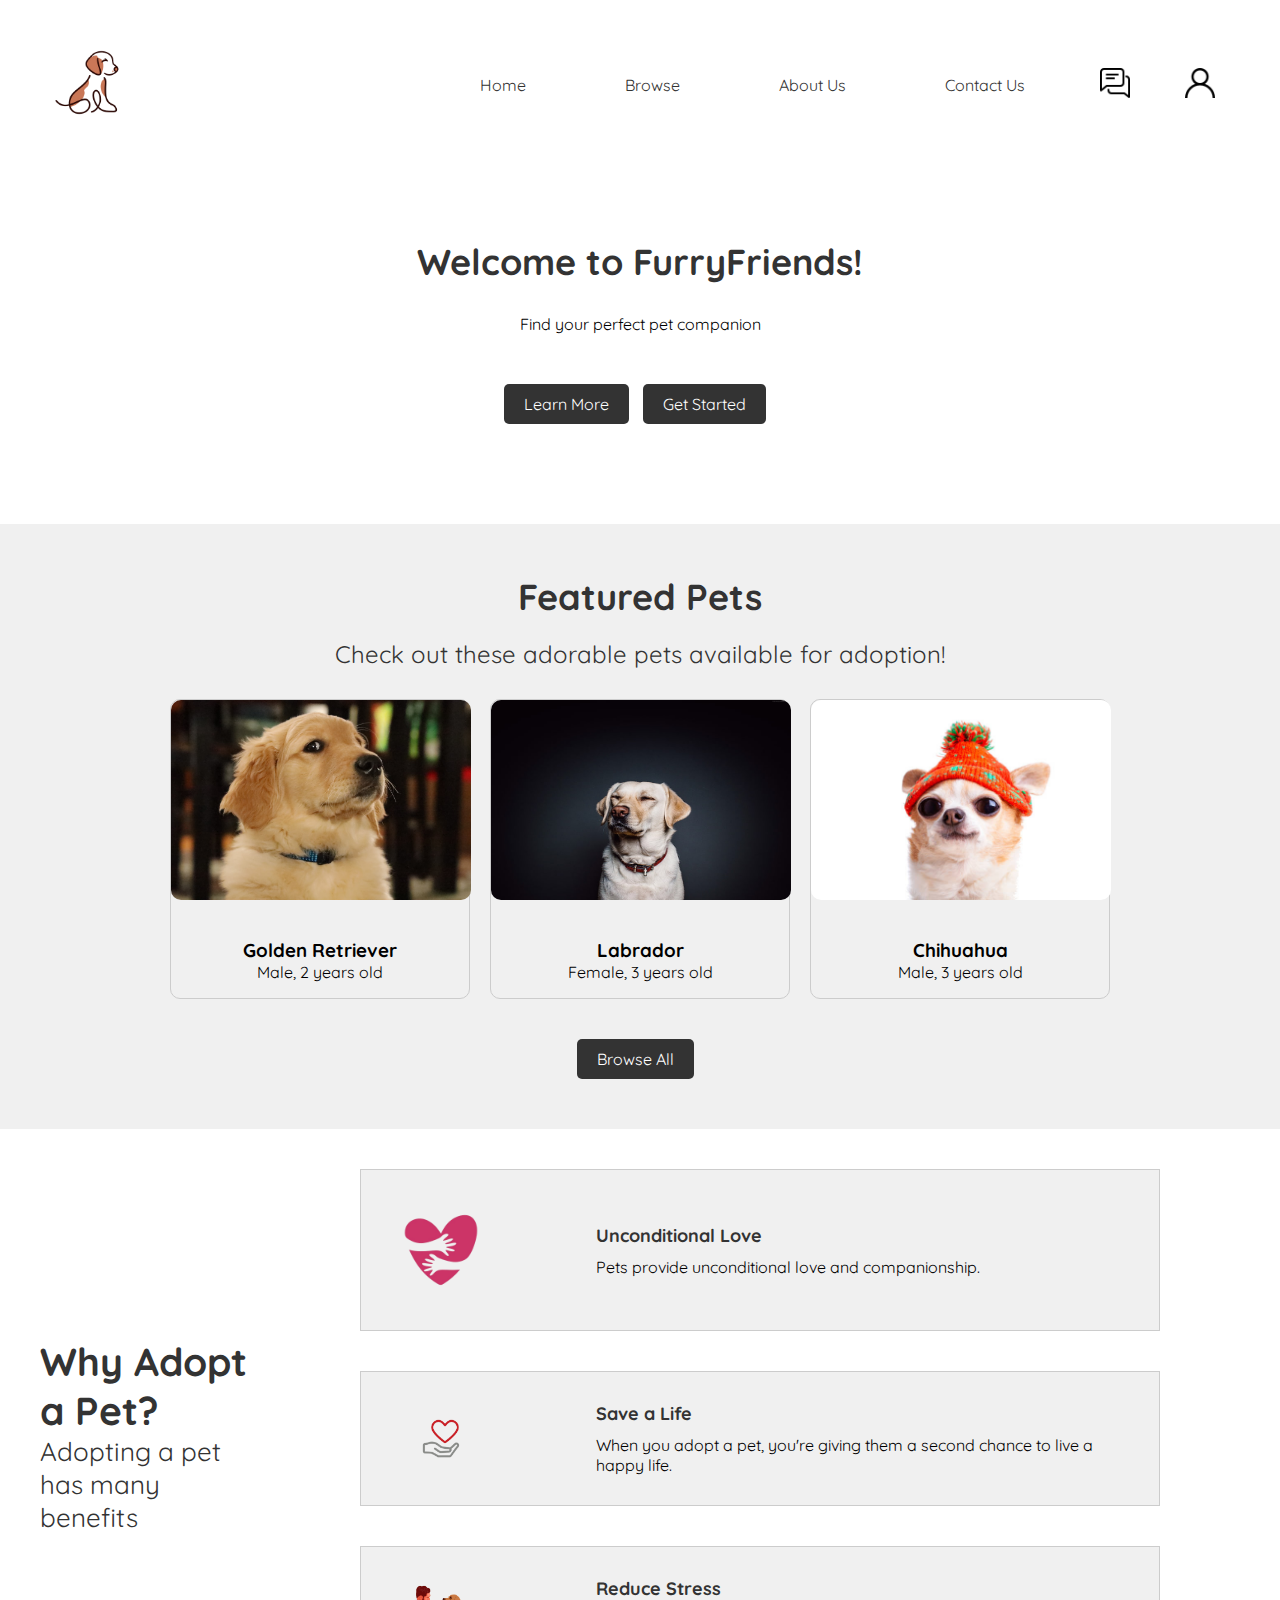
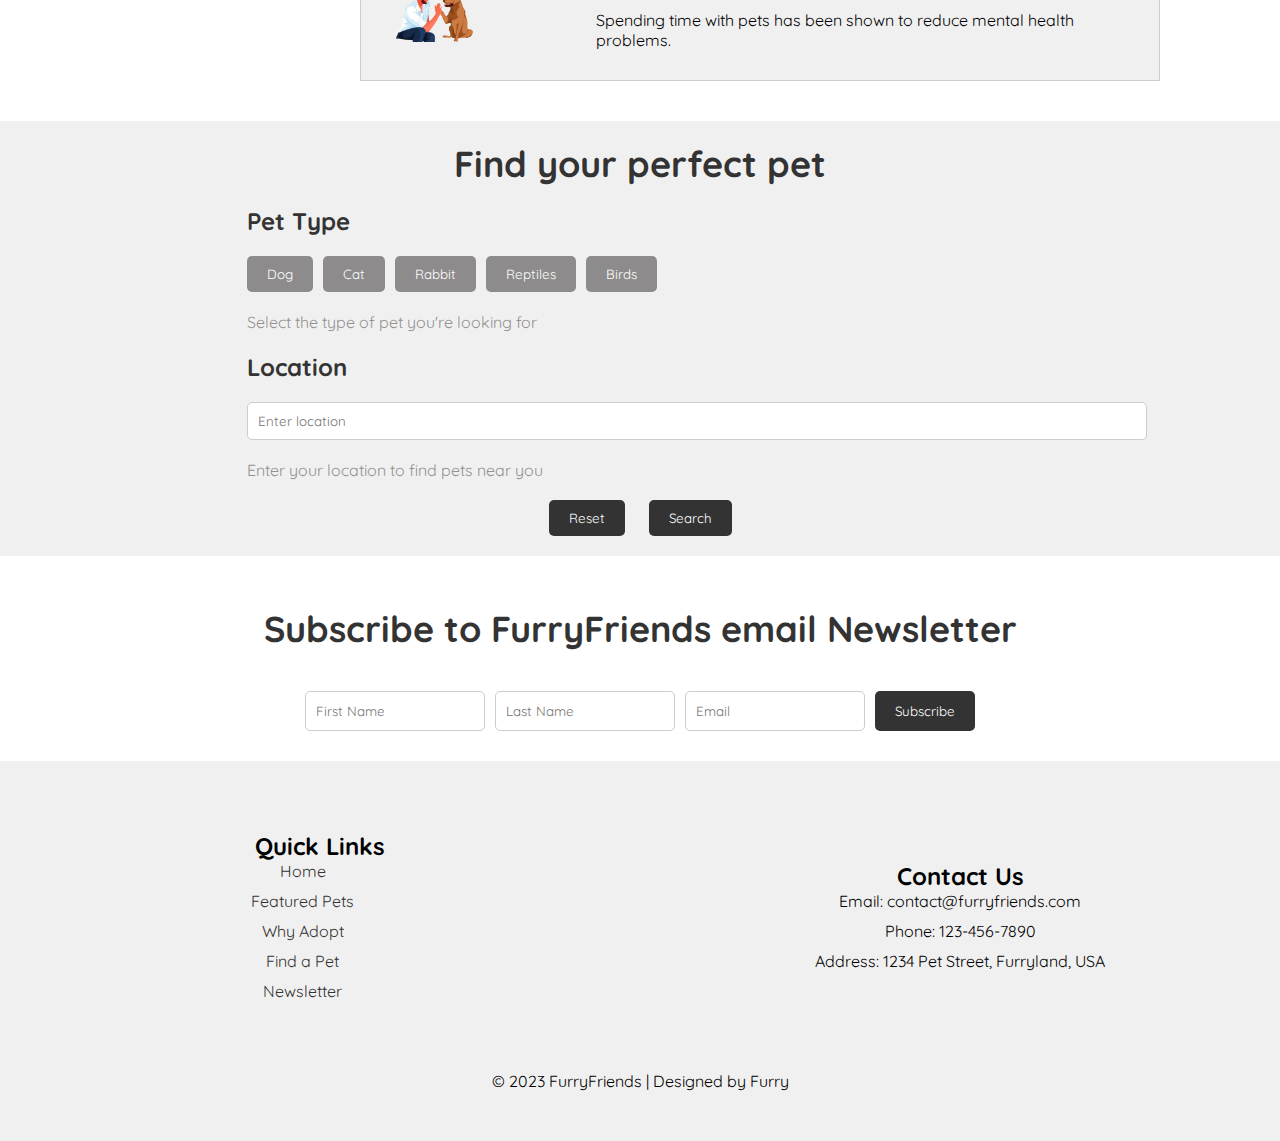
<file: FurryFriends/index.html>
<!DOCTYPE html>
<html lang="en">
<head>
  <meta charset="UTF-8">
  <meta name="viewport" content="width=device-width, initial-scale=1.0">
  <link rel="stylesheet" href="styles.css">
  <title>FURRYFriends</title>
</head>
<body>
  <div class="container">
    <div class="navbar">
      <div class="logo">
        <a href="index.html"><img src="images/logo.png" alt="Image by logturnal on Freepik" width="125px"></a>
      </div>
      <input type="checkbox" id="menu-toggle" class="hidden">
      <label for="menu-toggle" class="menu-icon">&#9776;</label>
      <nav>
        <ul id="MenuItems">
          <li><a href="index.html">Home</a></li>
          <li><a href="browse.html">Browse</a></li>
          <li><a href="about.html">About Us</a></li>
          <li><a href="contact.html">Contact Us</a></li>
        </ul>
      </nav>
      <a href="chat.html"><img src="images/chat.png" width="30px" height="30px"></a>
      <a href="account.html"><img src="images/user.png" width="30px" height="30px"></a>
    </div>
  </div>

 <!-- Home Page Section -->
 <section class="home-section" id="home">
  <div class="container">
    <div class="homepage">
      <div class="welcome-box">
        <h1>Welcome to FurryFriends!</h1>
        <p>Find your perfect pet companion</p>
        <div class="buttons">
          <a href="about.html" class="btn learn-more">Learn More</a>
          <a href="#find-pet" class="btn get-started">Get Started</a>
        </div>
      </div>
    </div>
  </div>
</section>


  <!-- Featured Pets Section -->
  <section class="featured-pets-section" id="featured-pets">
    <div class="container">
      <div class="featured-pets">
        <div class="featured-pets-content">
          <div class="featured-pets-text">
            <h2>Featured Pets</h2>
            <p>Check out these adorable pets available for adoption!</p>
          </div>
          <div class="pet-profiles">
            <div class="pet-profile">
              <div class="pet-box">
                <div class="pet-photo">
                  <img src="images/reteriever.jpg" alt="Pet 1">
                </div>
                <div class="pet-details">
                  <h3>Golden Retriever</h3>
                  <p>Male, 2 years old</p>
                </div>
              </div>
            </div>
            <div class="pet-profile">
              <div class="pet-box">
                <div class="pet-photo">
                  <img src="images/labrador.jpg" alt="Pet 2">
                </div>
                <div class="pet-details">
                  <h3>Labrador</h3>
                  <p>Female, 3 years old</p>
                </div>
              </div>
            </div>
            <div class="pet-profile">
              <div class="pet-box">
                <div class="pet-photo">
                  <img src="images/chihuahua.jpg" alt="Pet 2">
                </div>
                <div class="pet-details">
                  <h3>Chihuahua</h3>
                  <p>Male, 3 years old</p>
                </div>
              </div>
            </div>
          </div>
          <a href="browse.html" class="btn browse-all">Browse All</a>
        </div>
      </div>
    </div>
  </section>
 
  <!-- Why Adopt us -->
  <section class="why-adopt-section" id="adopt">
    <div class="container">
      <div class="why-adopt">
        <h2>Why Adopt a Pet?</h2>
        <p>Adopting a pet has many benefits</p>
      </div>
    </div>
    <div class="benefit-boxes">
      <div class="benefit-box">
        <div class="benefit-image">
          <img src="images/ulove.png" alt="Image 1">
        </div>
        <div class="benefit-content">
          <h3>Unconditional Love</h3>
          <p>Pets provide unconditional love and companionship.</p>
        </div>
      </div>
  
      <div class="benefit-box">
        <div class="benefit-image">
          <img src="images/savealife.png" alt="Image 2">
        </div>
        <div class="benefit-content">
          <h3>Save a Life</h3>
          <p>When you adopt a pet, you're giving them a second chance to live a happy life.</p>
        </div>
      </div>
  
      <div class="benefit-box">
        <div class="benefit-image">
          <img src="images/reduce.png" alt="Image 3">
        </div>
        <div class="benefit-content">
          <h3>Reduce Stress</h3>
          <p>Spending time with pets has been shown to reduce mental health problems.</p>
        </div>
      </div>
    </div>
  </section>

  <!-- FIND a PET -->
  <section class="find-pet-section" id="find-pet">
    <div class="container">
      <h2>Find your perfect pet</h2>
      <h3>Pet Type</h3>
      <div class="pet-types">
        <button class="pet-type-button" data-type="Dog">Dog</button>
        <button class="pet-type-button" data-type="Cat">Cat</button>
        <button class="pet-type-button" data-type="Rabbit">Rabbit</button>
        <button class="pet-type-button" data-type="Reptiles">Reptiles</button>
        <button class="pet-type-button" data-type="Birds">Birds</button>
      </div>
      <p>Select the type of pet you're looking for</p>
      <h3>Location</h3>
      <div class="location-search">
        <input type="text" placeholder="Enter location">
      </div>
      <p>Enter your location to find pets near you</p>
      <div class="buttons">
        <button class="reset-button">Reset</button>
        <button class="search-button">Search</button>
      </div>
    </div>
</section>

<!-- Subscribe to Newsletter Section -->

<section class="subscribe-newsletter" id="newsletter">
  <h3>Subscribe to FurryFriends email Newsletter</h3>
  <form class="newsletter-form" id="newsletterForm">
    <input type="text" placeholder="First Name" required>
    <input type="text" placeholder="Last Name" required>
    <input type="email" placeholder="Email" required>
    <button type="reset" class="subscribe-button">Subscribe</button>
  </form>
</section>

<!-- Footer Section -->
<footer class="footer">
  <div class="container">
    <div class="footer-content">
      <div class="footer-section links">
        <h2>Quick Links</h2>
        <ul>
          <li><a href="#home">Home</a></li>
          <li><a href="#featured-pets">Featured Pets</a></li>
          <li><a href="#adopt">Why Adopt</a></li>
          <li><a href="#find-pet">Find a Pet</a></li>
          <li><a href="#newsletter">Newsletter</a></li>
        </ul>
      </div>
      <div class="footer-section contact">
        <h2>Contact Us</h2>
        <p>Email: contact@furryfriends.com</p>
        <p>Phone: 123-456-7890</p>
        <p>Address: 1234 Pet Street, Furryland, USA</p>
      </div>
    </div>
    <div class="footer-bottom">
      <p>&copy; 2023 FurryFriends | Designed by Furry</p>
    </div>
  </div>
</footer>

</body>
</html>
</file>
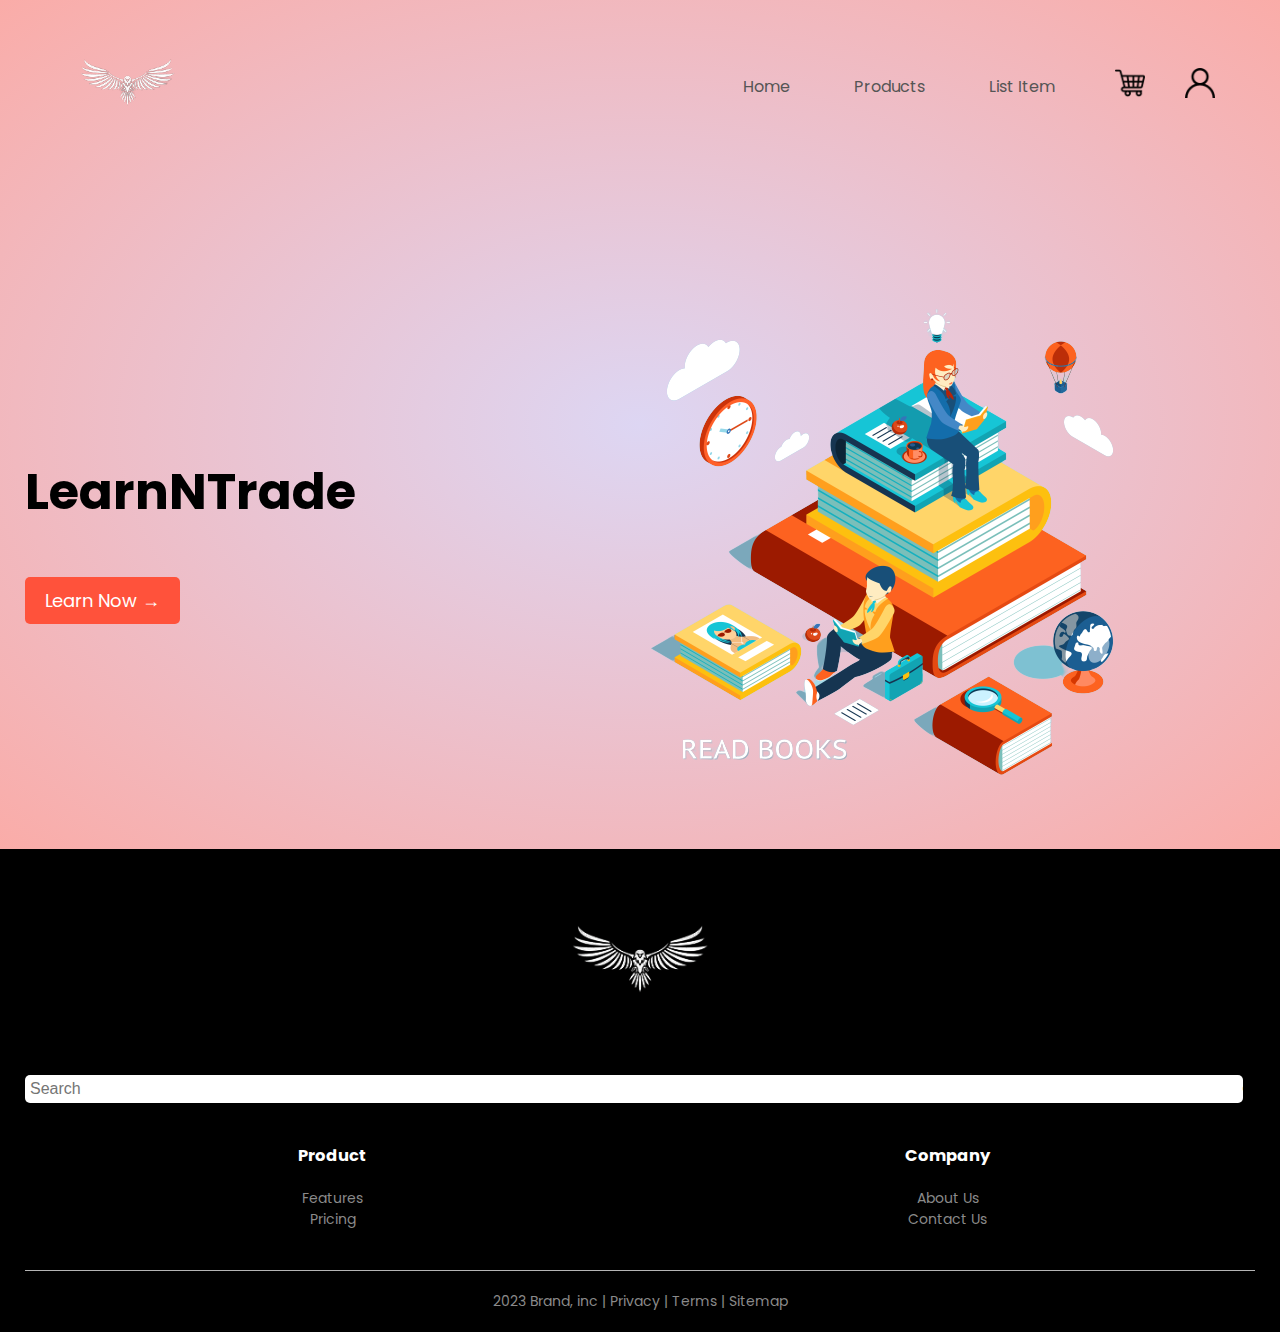
<file: LearnNTrade/index.html>
<!DOCTYPE html>
<html lang="en">

<head>
    <meta charset="UTF-8">
    <meta name="viewport" content="width=device-width, initial-scale=1.0">
    <title>LearnNTrade</title>
    <link rel="stylesheet" href="style.css">
    <link href="https://fonts.googleapis.com/css2?family=Poppins:wght@300;400;500;600;700&display=swap"
        rel="stylesheet">
    <link rel="stylesheet" href="https://stackpath.bootstrapcdn.com/font-awesome/4.7.0/css/font-awesome.min.css">
</head>

<body>

    <div class="header">
        <div class="container">
            <div class="navbar">
                <div class="logo">
                  <a href="index.html"><img src="images/logo.png" alt=" Image by logturnal on Freepik " width="125px"></a>
                </div>
                <input type="checkbox" id="menu-toggle" class="hidden">
                <label for="menu-toggle" class="menu-icon">&#9776;</label>
                <nav>
                  <ul id="MenuItems">
                    <li><a href="index.html">Home</a></li>
                    <li><a href="products.html">Products</a></li>
                    <li><a href="list.html">List Item</a></li>
                  </ul>
                </nav>
                <a href="cart.html"><img src="images/cart.png" width="30px" height="30px"></a>
                <a href="account.html"><img src="images/user.png" width="30px" height="30px"></a>
              </div>
              
            <div class="row">
                <div class="column2">
                    <h1>LearnNTrade</h1>
                    <a href="" class="btn">Learn Now &#8594;</a>
                </div>
                <div class="column2">
                    <img src="images/image1.png" alt="Image by pch.vector on Freepik">
                </div>
            </div>
        </div>
    </div>

    <!-- Footer -->
    <div class="footer">
        <div class="container">
            <div class="row">
                <div class="footer-column2">
                    <a href="index.html"><img src="images/logo.png"></a>
                    <div class="search-box">
                        <input type="text" placeholder="Search">
                        <button><i class="fa fa-search"></i></button>
                    </div>
                </div>
                <div class="footer-column3">
                    <h3>Product</h3>
                    <ul>
                        <li>Features</li>
                        <li>Pricing</li>
                    </ul>
                </div>
                <div class="footer-column4">
                    <h3>Company</h3>
                    <ul>
                        <li>About Us</li>
                        <li>Contact Us</li>
                    </ul>
                </div>
            </div>
            <hr>
            <p class="copyright">2023 Brand, inc | Privacy | Terms | Sitemap</p>
        </div>
    </div>

</body>

</html>
</file>
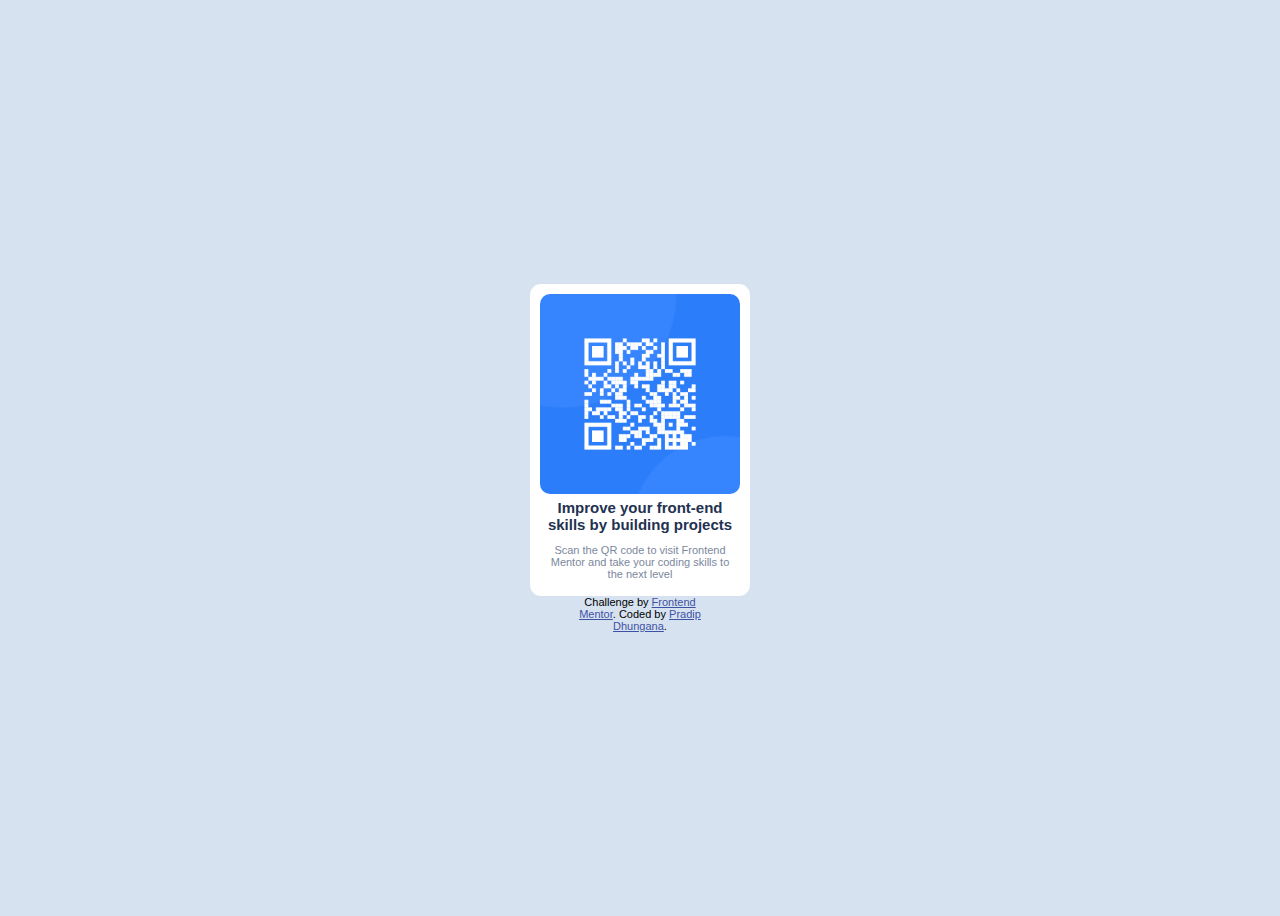
<file: qr-code-single-page/index.html>
<!DOCTYPE html>
<html lang="en">
  <head>
    <meta charset="UTF-8" />
    <meta name="viewport" content="width=device-width, initial-scale=1.0" />
    <!-- displays site properly based on user's device -->

    <link rel="icon" type="image/png" sizes="32x32" href="images/favicon-32x32.png"/>
    <link href="https://fonts.google.com/specimen/Outfit" rel="stylesheet" />

    <title>Frontend Mentor | QR code component</title>
    <link rel="stylesheet" type="text/css" href="css/style.css" />
  </head>

  <body>
    <div class="wrapper">
      <div class="main">
        <div class="head-text">
          <img src="images/image-qr-code.png" />
          <span class="text">Improve your front-end skills by building projects</span>
          <p>
            Scan the QR code to visit Frontend Mentor and take your coding
            skills to the next level
          </p>
        </div>
      </div>
      <div class="attribution">
        Challenge by
        <a href="https://www.frontendmentor.io?ref=challenge" target="_blank">Frontend Mentor</a>. Coded by
        <a href="https://www.dhunganapradip.com.np">Pradip Dhungana</a>.
      </div>
    </div>
  </body>
</html>
</file>
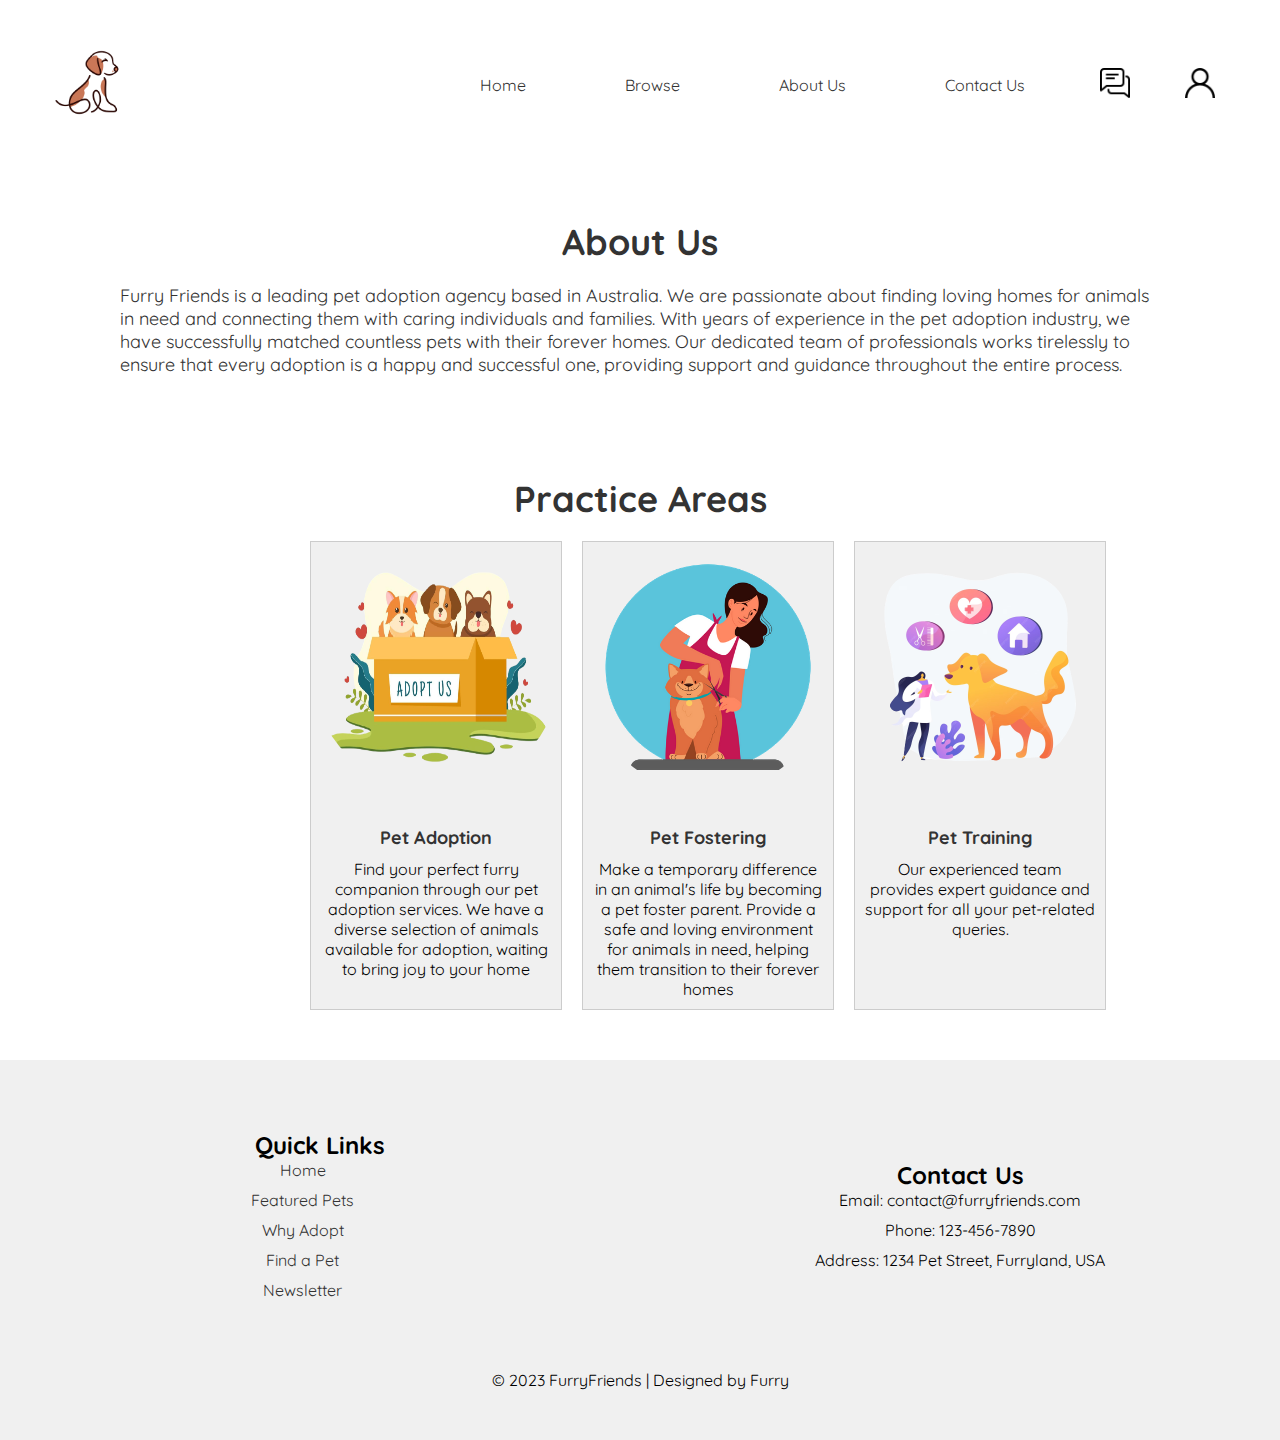
<file: FurryFriends/about.html>
<!DOCTYPE html>
<html lang="en">
<head>
  <meta charset="UTF-8">
  <meta name="viewport" content="width=device-width, initial-scale=1.0">
  <link rel="stylesheet" href="styles.css">
  <title>About Us - FURRYFriends</title>
</head>
<body>
    <div class="container">
        <div class="navbar">
          <div class="logo">
            <a href="index.html"><img src="images/logo.png" alt="Image by logturnal on Freepik" width="125px"></a>
          </div>
          <input type="checkbox" id="menu-toggle" class="hidden">
          <label for="menu-toggle" class="menu-icon">&#9776;</label>
          <nav>
            <ul id="MenuItems">
              <li><a href="index.html">Home</a></li>
              <li><a href="browse.html">Browse</a></li>
              <li><a href="about.html">About Us</a></li>
              <li><a href="contact.html">Contact Us</a></li>
            </ul>
          </nav>
          <a href="chat.html"><img src="images/chat.png" width="30px" height="30px"></a>
          <a href="account.html"><img src="images/user.png" width="30px" height="30px"></a>
        </div>
      </div>

<!-- About Us -->
<section class="about-us-section">
  <div class="container">
    <div class="about-content">
      <div class="about-text">
        <h2>About Us</h2>
        <p>Furry Friends is a leading pet adoption agency based in Australia. We are passionate about finding loving homes for animals in need and connecting them with caring individuals and families. With years of experience in the pet adoption industry, we have successfully matched countless pets with their forever homes. Our dedicated team of professionals works tirelessly to ensure that every adoption is a happy and successful one, providing support and guidance throughout the entire process.</p>
      </div>
    </div>
  </div>
</section>

<!-- What we offer -->
<section class="what-we-offer-section">
    <div class="container">
        <div class="about-content"></div>
        <div class="about-text">
            <h2>Practice Areas</h2>
            </div>
        </div>
      <div class="offer-boxes">
        <div class="offer-box">
          <div class="offer-image">
            <img src="images/adopt.png" alt="High Quality Pet Care">
          </div>
          <div class="offer-content">
            <h3>Pet Adoption</h3>
            <p>Find your perfect furry companion through our pet adoption services. We have a diverse selection of animals available for adoption, waiting to bring joy to your home</p>
          </div>
        </div>
        <div class="offer-box">
          <div class="offer-image">
            <img src="images/petcare.png" alt="Wide Range of Adoption Options">
          </div>
          <div class="offer-content">
            <h3>Pet Fostering</h3>
            <p>Make a temporary difference in an animal's life by becoming a pet foster parent. Provide a safe and loving environment for animals in need, helping them transition to their forever homes</p>
          </div>
        </div>
        <div class="offer-box">
          <div class="offer-image">
            <img src="images/expert.png" alt="Expert Advice and Support">
          </div>
          <div class="offer-content">
            <h3>Pet Training</h3>
            <p>Our experienced team provides expert guidance and support for all your pet-related queries.</p>
          </div>
        </div>
      </div>
    </div>
  </section>
  


<!-- Footer Section -->
<footer class="footer">
    <div class="container">
      <div class="footer-content">
        <div class="footer-section links">
          <h2>Quick Links</h2>
          <ul>
            <li><a href="#home">Home</a></li>
            <li><a href="#featured-pets">Featured Pets</a></li>
            <li><a href="#adopt">Why Adopt</a></li>
            <li><a href="#find-pet">Find a Pet</a></li>
            <li><a href="#newsletter">Newsletter</a></li>
          </ul>
        </div>
        <div class="footer-section contact">
          <h2>Contact Us</h2>
          <p>Email: contact@furryfriends.com</p>
          <p>Phone: 123-456-7890</p>
          <p>Address: 1234 Pet Street, Furryland, USA</p>
        </div>
      </div>
      <div class="footer-bottom">
        <p>&copy; 2023 FurryFriends | Designed by Furry</p>
      </div>
    </div>
  </footer>

</body>
</html>
</file>
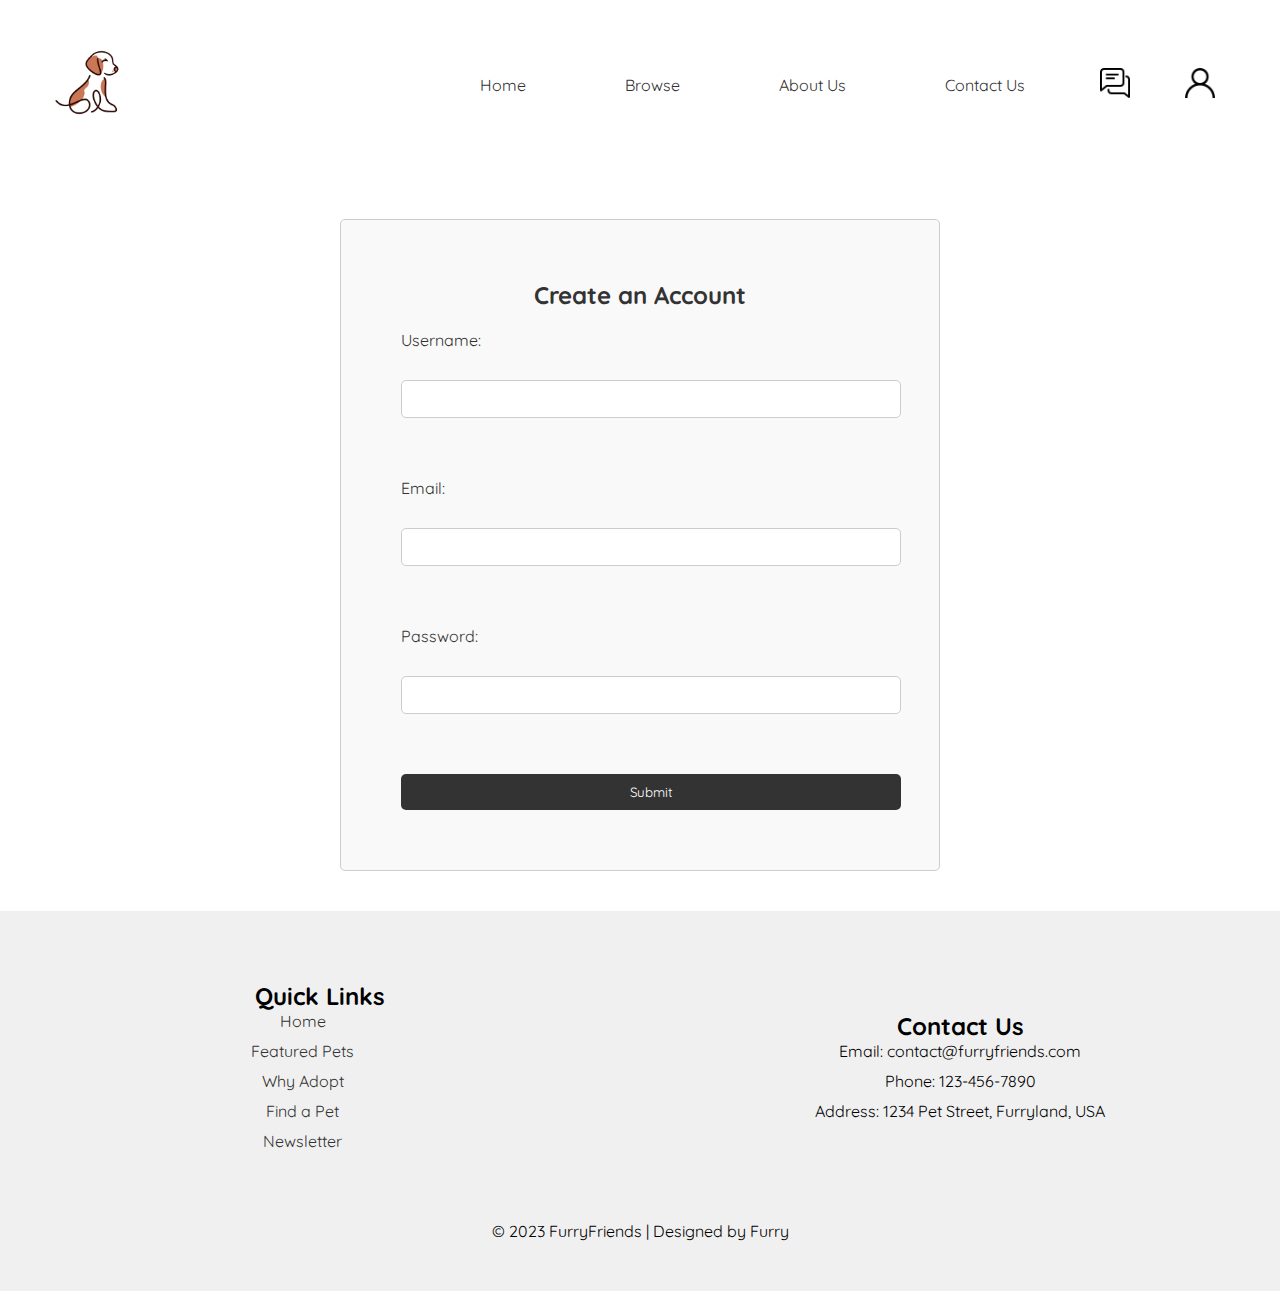
<file: FurryFriends/account.html>
<!DOCTYPE html>
<html lang="en">
<head>
  <meta charset="UTF-8">
  <meta name="viewport" content="width=device-width, initial-scale=1.0">
  <link rel="stylesheet" href="styles.css">
  <title>FURRYFriends</title>
</head>
<body>
  <div class="container">
    <div class="navbar">
      <div class="logo">
        <a href="index.html"><img src="images/logo.png" alt="Image by logturnal on Freepik" width="125px"></a>
      </div>
      <input type="checkbox" id="menu-toggle" class="hidden">
      <label for="menu-toggle" class="menu-icon">&#9776;</label>
      <nav>
        <ul id="MenuItems">
          <li><a href="index.html">Home</a></li>
          <li><a href="browse.html">Browse</a></li>
          <li><a href="about.html">About Us</a></li>
          <li><a href="contact.html">Contact Us</a></li>
        </ul>
      </nav>
      <a href="chat.html"><img src="images/chat.png" width="30px" height="30px"></a>
      <a href="account.html"><img src="images/user.png" width="30px" height="30px"></a>
    </div>
  </div>
 <!-- Account creation form -->
 <div class="account-form">
    <h2>Create an Account</h2>
    <form action="registered.html" method="POST">
      <label for="username">Username:</label><br>
      <input type="text" id="username" name="username" required><br><br>
      <label for="email">Email:</label><br>
      <input type="email" id="email" name="email" required><br><br>
      <label for="password">Password:</label><br>
      <input type="password" id="password" name="password" required><br><br>
      <input type="submit" value="Submit">
    </form>
  </div>
</div>
  <!-- Footer Section -->
<footer class="footer">
    <div class="container">
      <div class="footer-content">
        <div class="footer-section links">
          <h2>Quick Links</h2>
          <ul>
            <li><a href="#home">Home</a></li>
            <li><a href="#featured-pets">Featured Pets</a></li>
            <li><a href="#adopt">Why Adopt</a></li>
            <li><a href="#find-pet">Find a Pet</a></li>
            <li><a href="#newsletter">Newsletter</a></li>
          </ul>
        </div>
        <div class="footer-section contact">
          <h2>Contact Us</h2>
          <p>Email: contact@furryfriends.com</p>
          <p>Phone: 123-456-7890</p>
          <p>Address: 1234 Pet Street, Furryland, USA</p>
        </div>
      </div>
      <div class="footer-bottom">
        <p>&copy; 2023 FurryFriends | Designed by Furry</p>
      </div>
    </div>
  </footer>
  
  </body>
  </html>
</file>
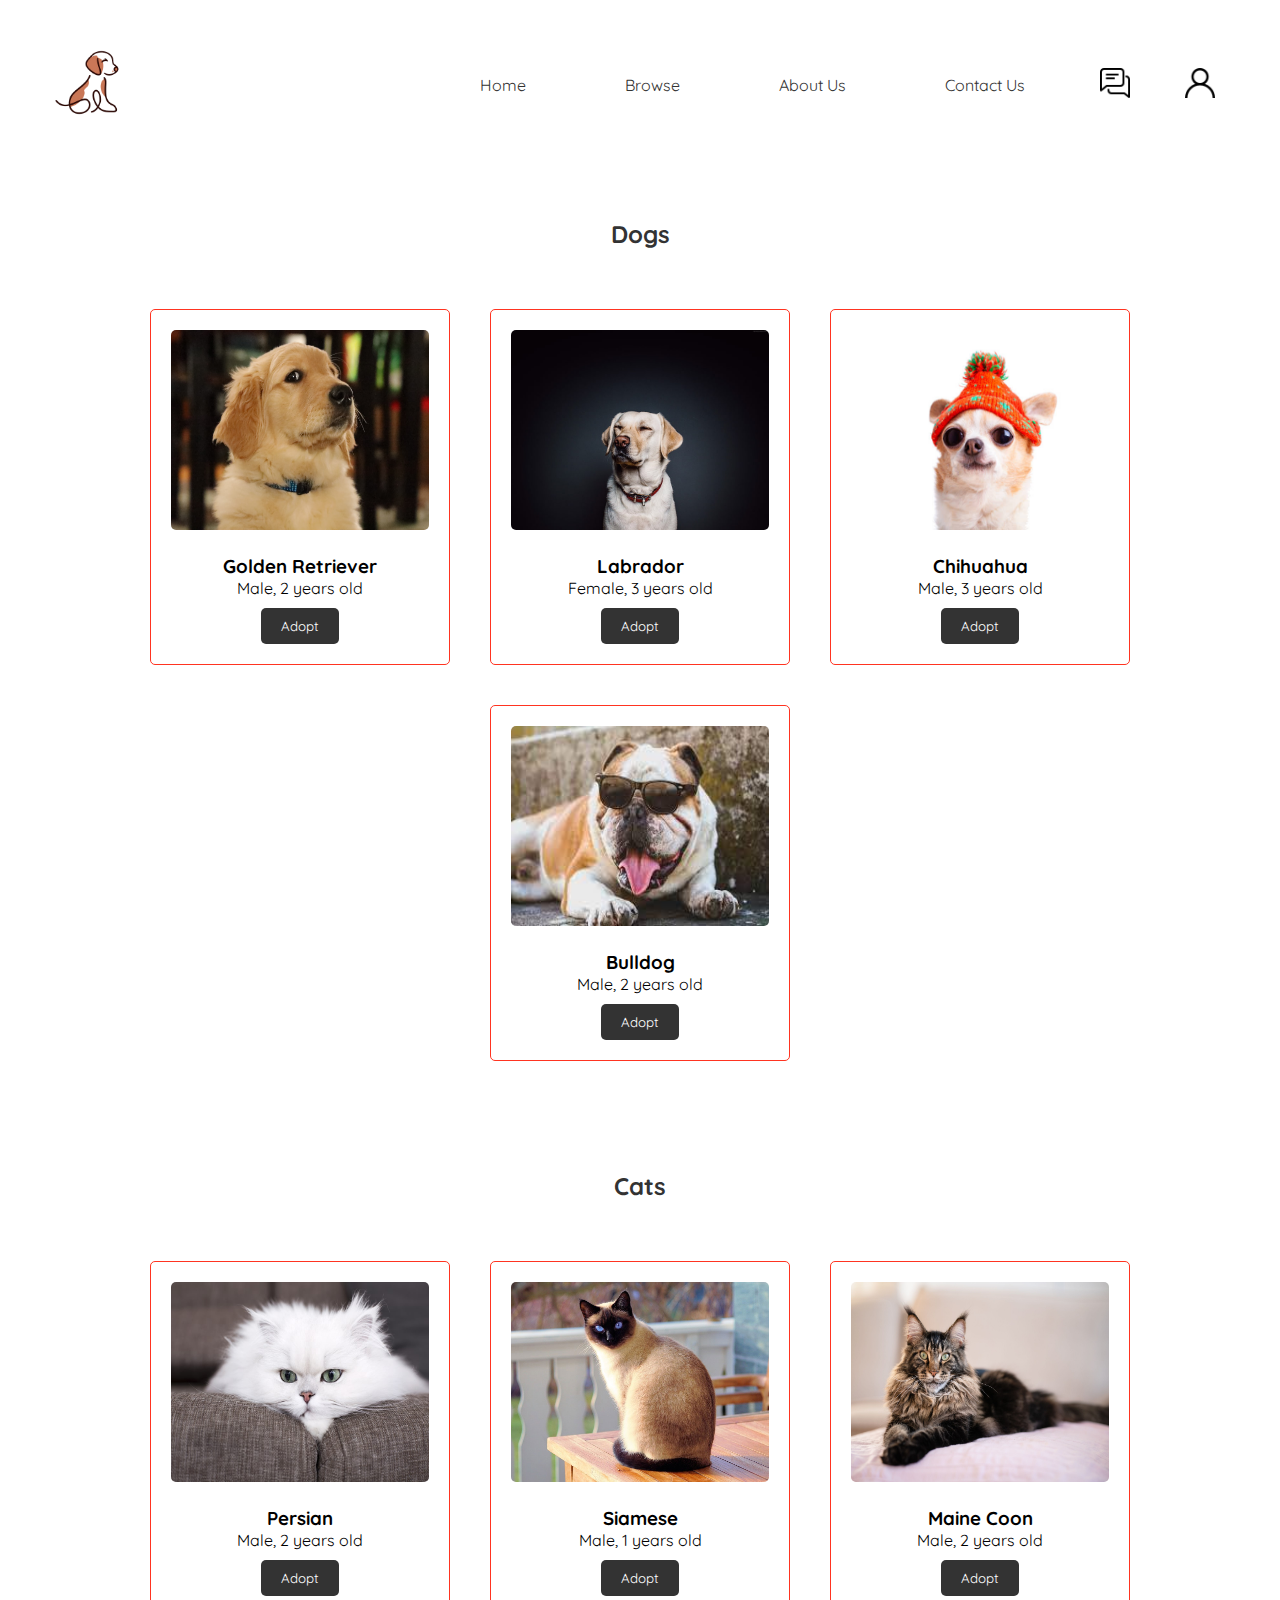
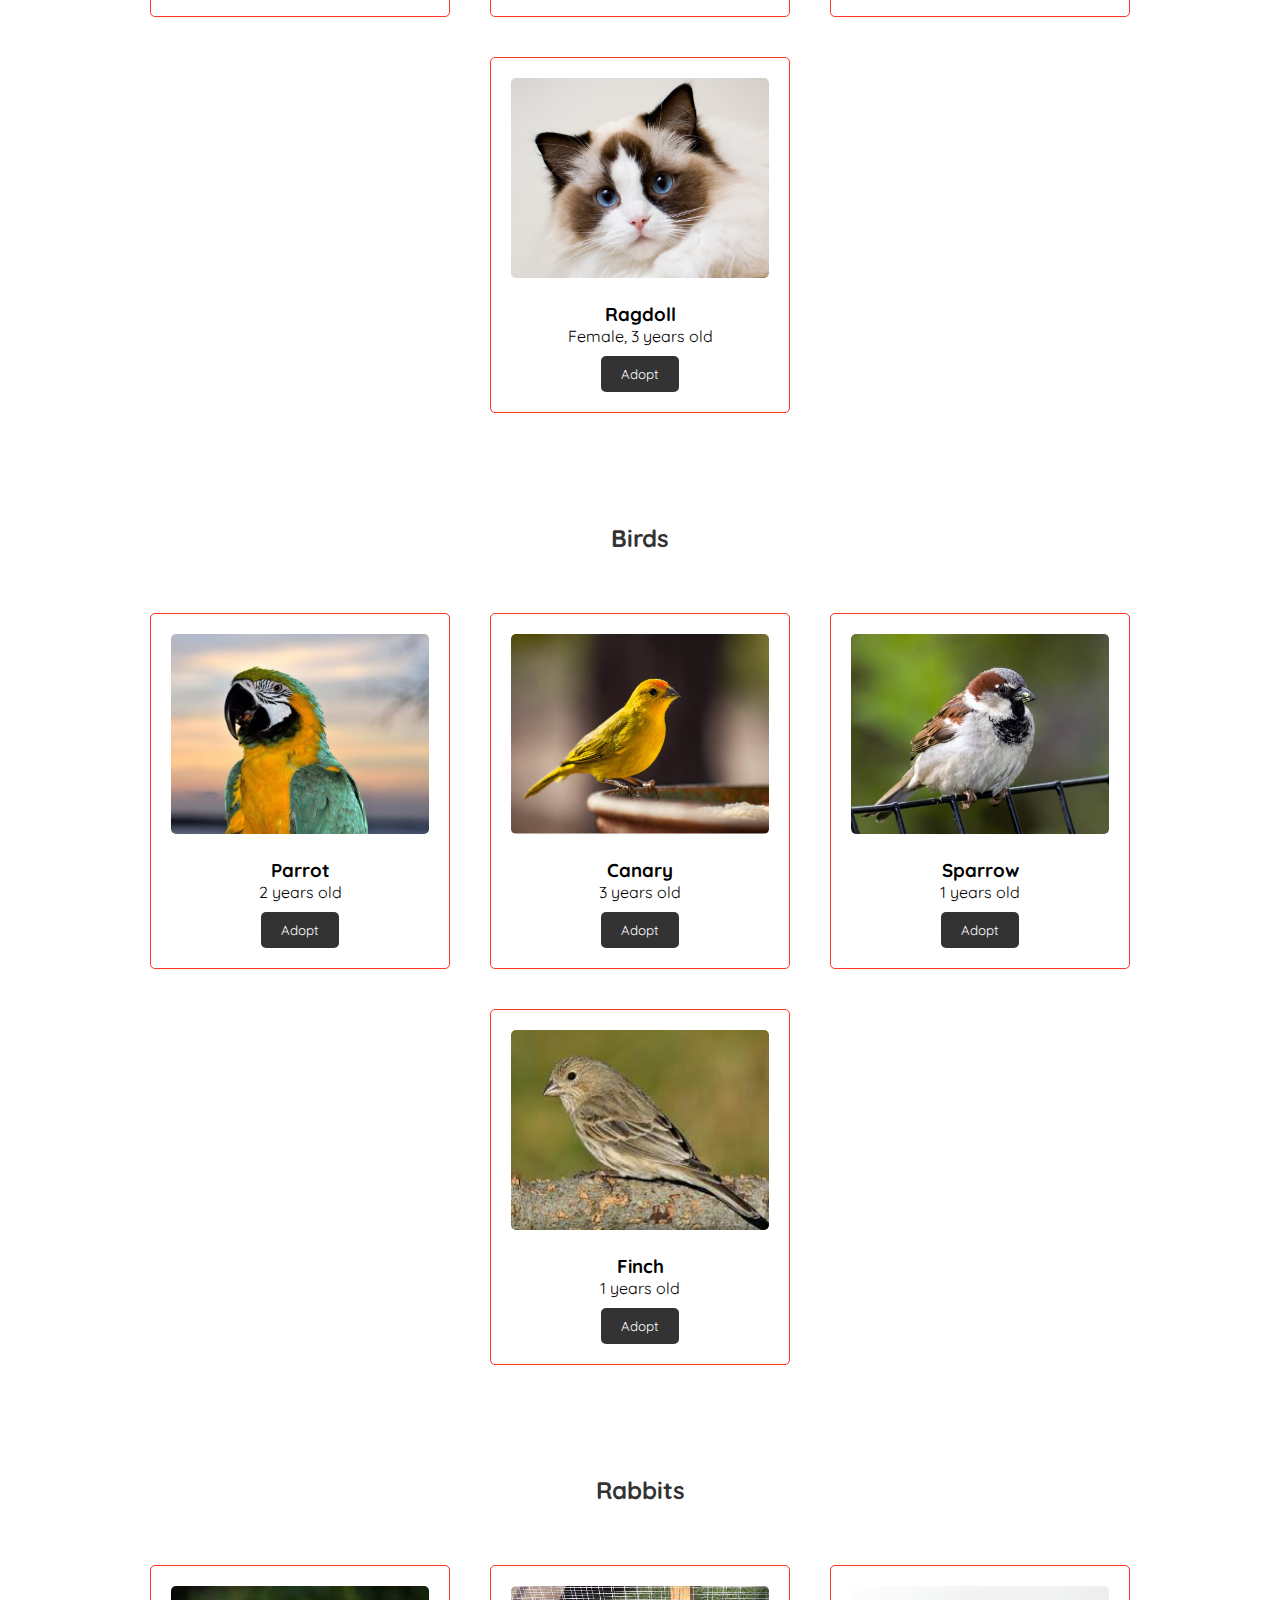
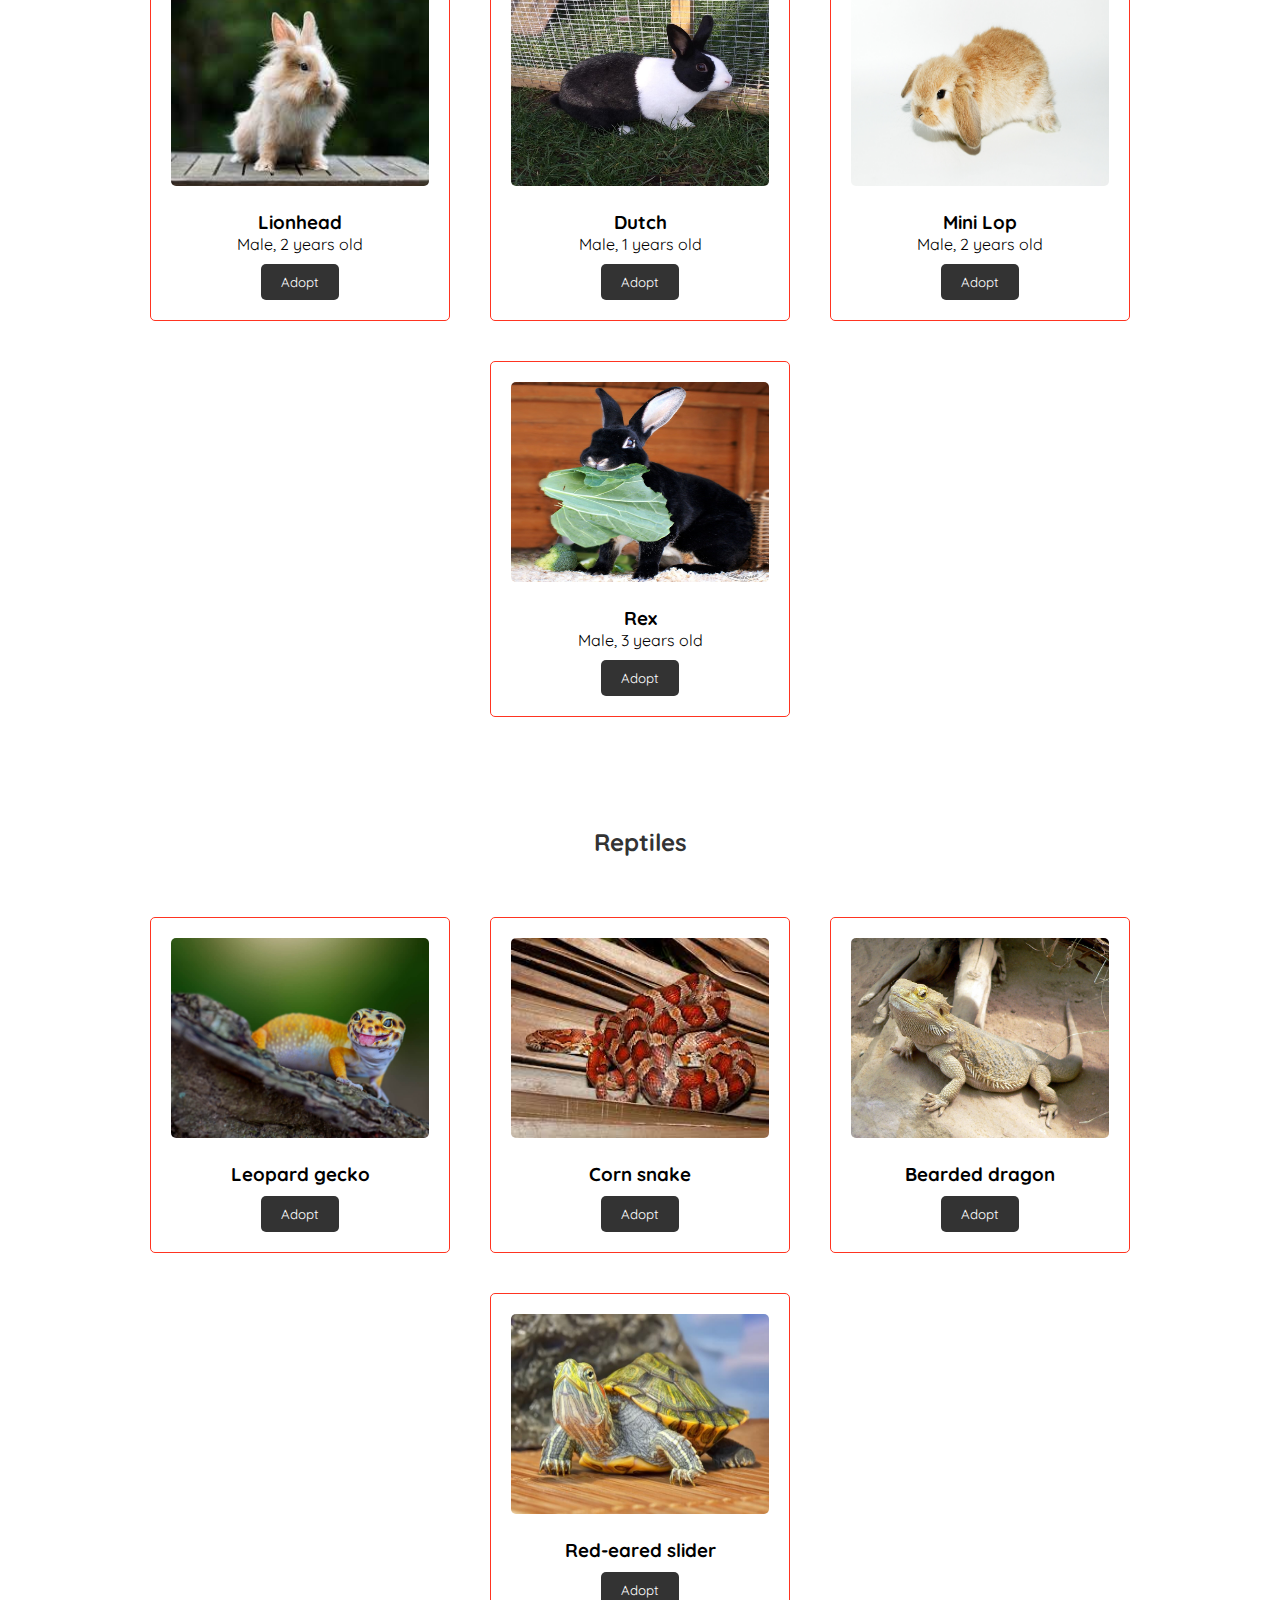
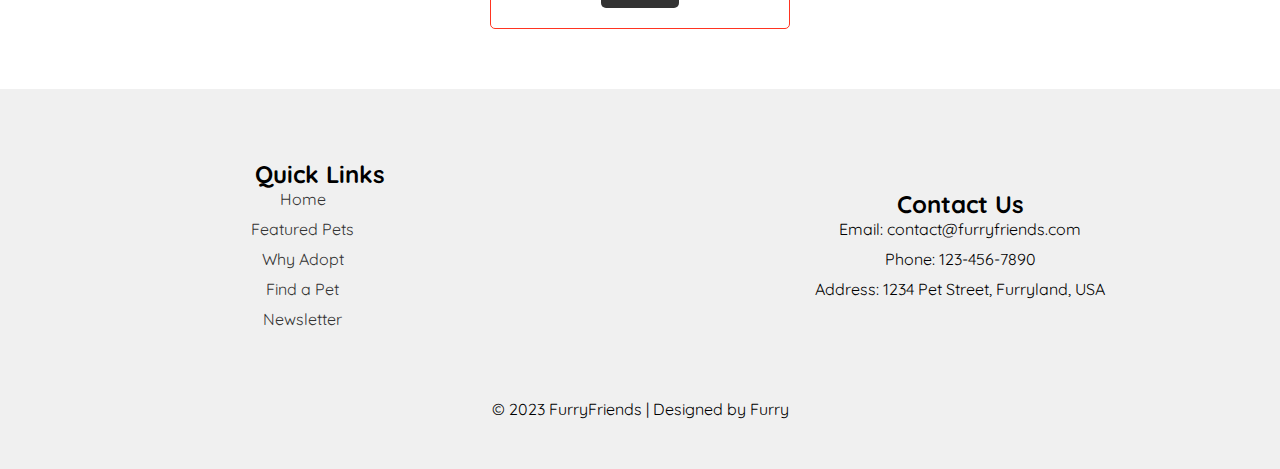
<file: FurryFriends/browse.html>
<!DOCTYPE html>
<html lang="en">
<head>
  <meta charset="UTF-8">
  <meta name="viewport" content="width=device-width, initial-scale=1.0">
  <link rel="stylesheet" href="styles.css">
  <title>Browse - FURRYFriends</title>
</head>

<body>
    <div class="container">
        <div class="navbar">
            <div class="logo">
                <a href="index.html"><img src="images/logo.png" alt="Image by logturnal on Freepik" width="125px"></a>
            </div>
            <input type="checkbox" id="menu-toggle" class="hidden">
            <label for="menu-toggle" class="menu-icon">&#9776;</label>
            <nav>
                <ul id="MenuItems">
                    <li><a href="index.html">Home</a></li>
                    <li><a href="browse.html">Browse</a></li>
                    <li><a href="about.html">About Us</a></li>
                    <li><a href="contact.html">Contact Us</a></li>
                </ul>
            </nav>
            <a href="chat.html"><img src="images/chat.png" width="30px" height="30px"></a>
            <a href="account.html"><img src="images/user.png" width="30px" height="30px"></a>
        </div>
    </div>
  
  <!-- Dogs Section -->
  <section class="pet-section" id="dogs">
    <h2>Dogs</h2>
    <div class="pet-list">
      <div class="pet-item">
        <img src="images/reteriever.jpg" alt="Dog 1">
        <h3>Golden Retriever</h3>
        <p>Male, 2 years old</p>
        <button class="adopt-button">Adopt</button>
      </div>
      <div class="pet-item">
        <img src="images/labrador.jpg" alt="Dog 2">
        <h3>Labrador</h3>
        <p>Female, 3 years old</p>
        <button class="adopt-button">Adopt</button>
      </div>
      <div class="pet-item">
        <img src="images/chihuahua.jpg" alt="Dog 3">
        <h3>Chihuahua</h3>
        <p>Male, 3 years old</p>
        <button class="adopt-button">Adopt</button>
      </div>
      <div class="pet-item">
        <img src="images/bulldog.jpg" alt="Dog 4">
        <h3>Bulldog</h3>
        <p>Male, 2 years old</p>
        <button class="adopt-button">Adopt</button>
      </div>
    </div>
  </section>
  
  <!-- Cats Section -->
  <section class="pet-section" id="cats">
    <h2>Cats</h2>
    <div class="pet-list">
      <div class="pet-item">
        <img src="images/cat1.jpg" alt="cat 1">
        <h3>Persian</h3>
        <p>Male, 2 years old</p>
        <button class="adopt-button">Adopt</button>
      </div>
      <div class="pet-item">
        <img src="images/cat2.jpg" alt="cat 2">
        <h3>Siamese</h3>
        <p>Male, 1 years old</p>
        <button class="adopt-button">Adopt</button>
      </div>
      <div class="pet-item">
        <img src="images/cat3.jpg" alt="cat 3">
        <h3>Maine Coon</h3>
        <p>Male, 2 years old</p>
        <button class="adopt-button">Adopt</button>
      </div>
      <div class="pet-item">
        <img src="images/cat4.jpg" alt="cat 4">
        <h3>Ragdoll</h3>
        <p>Female, 3 years old</p>
        <button class="adopt-button">Adopt</button>
      </div>
    </div>
  </section>
  
  <!-- Birds Section -->
  <section class="pet-section" id="birds">
    <h2>Birds</h2>
    <div class="pet-list">
      <div class="pet-item">
        <img src="images/bird1.jpg" alt="Bird 1">
        <h3>Parrot</h3>
        <p>2 years old</p>
        <button class="adopt-button">Adopt</button>
      </div>
      <div class="pet-item">
        <img src="images/bird2.jpg" alt="Bird 2">
        <h3>Canary</h3>
        <p>3 years old</p>
        <button class="adopt-button">Adopt</button>
      </div>
      <div class="pet-item">
        <img src="images/bird3.jpg" alt="Bird 3">
        <h3>Sparrow</h3>
        <p>1 years old</p>
        <button class="adopt-button">Adopt</button>
      </div>
      <div class="pet-item">
        <img src="images/bird4.jpg" alt="Bird 4">
        <h3>Finch</h3>
        <p>1 years old</p>
        <button class="adopt-button">Adopt</button>
      </div>
    </div>
  </section>
  
  <!-- Rabbits Section -->
  <section class="pet-section" id="rabbits">
    <h2>Rabbits</h2>
    <div class="pet-list">
        <div class="pet-item">
            <img src="images/rabbit1.jpg" alt="rabbit 1">
            <h3>Lionhead</h3>
            <p>Male, 2 years old</p>
            <button class="adopt-button">Adopt</button>
          </div>
          <div class="pet-item">
            <img src="images/rabbit2.jpg" alt="rabbit 2">
            <h3>Dutch</h3>
            <p>Male, 1 years old</p>
            <button class="adopt-button">Adopt</button>
          </div>
          <div class="pet-item">
            <img src="images/rabbit3.jpg" alt="rabbit 3">
            <h3>Mini Lop</h3>
            <p>Male, 2 years old</p>
            <button class="adopt-button">Adopt</button>
          </div>
          <div class="pet-item">
            <img src="images/rabbit4.jpg" alt="rabbit 4">
            <h3>Rex</h3>
            <p>Male, 3 years old</p>
            <button class="adopt-button">Adopt</button>
          </div>
    </div>
  </section>
  
  <!-- Reptiles Section -->
  <section class="pet-section" id="reptiles">
    <h2>Reptiles</h2>
    <div class="pet-list">
        <div class="pet-item">
            <img src="images/reptile1.jpg" alt="reptile 1">
            <h3>Leopard gecko</h3>
            <button class="adopt-button">Adopt</button>
          </div>
          <div class="pet-item">
            <img src="images/reptile2.jpg" alt="reptile 2">
            <h3>Corn snake</h3>
            <button class="adopt-button">Adopt</button>
          </div>
          <div class="pet-item">
            <img src="images/reptile3.jpg" alt="reptile 3">
            <h3>Bearded dragon</h3>
            <button class="adopt-button">Adopt</button>
          </div>
          <div class="pet-item">
            <img src="images/reptile4.jpg" alt="reptile 4">
            <h3>Red-eared slider</h3>
            <button class="adopt-button">Adopt</button>
          </div>
    </div>
  </section>
  


<!-- Footer Section -->
<footer class="footer">
    <div class="container">
      <div class="footer-content">
        <div class="footer-section links">
          <h2>Quick Links</h2>
          <ul>
            <li><a href="#home">Home</a></li>
            <li><a href="#featured-pets">Featured Pets</a></li>
            <li><a href="#adopt">Why Adopt</a></li>
            <li><a href="#find-pet">Find a Pet</a></li>
            <li><a href="#newsletter">Newsletter</a></li>
          </ul>
        </div>
        <div class="footer-section contact">
          <h2>Contact Us</h2>
          <p>Email: contact@furryfriends.com</p>
          <p>Phone: 123-456-7890</p>
          <p>Address: 1234 Pet Street, Furryland, USA</p>
        </div>
      </div>
      <div class="footer-bottom">
        <p>&copy; 2023 FurryFriends | Designed by Furry</p>
      </div>
    </div>
  </footer>
  
  </body>
  </html>
</file>
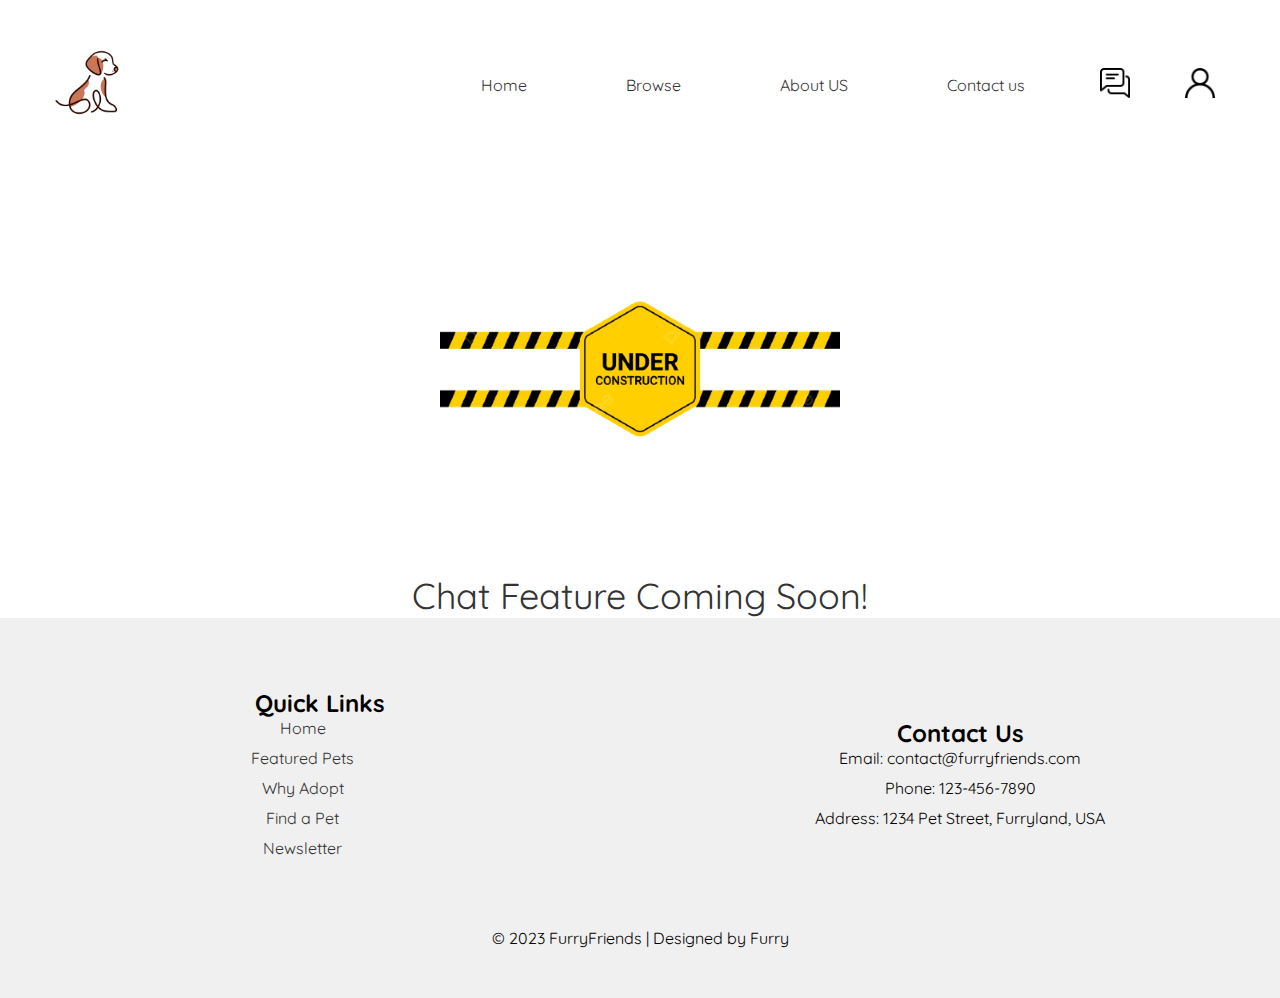
<file: FurryFriends/chat.html>
<!DOCTYPE html>
<html lang="en">
<head>
  <meta charset="UTF-8">
  <meta name="viewport" content="width=device-width, initial-scale=1.0">
  <link rel="stylesheet" href="styles.css">
  <title>Under Construction</title>
</head>
<body>
    <div class="container">
        <div class="navbar">
          <div class="logo">
            <a href="index.html"><img src="images/logo.png" alt="Image by logturnal on Freepik" width="125px"></a>
          </div>
          <input type="checkbox" id="menu-toggle" class="hidden">
          <label for="menu-toggle" class="menu-icon">&#9776;</label>
          <nav>
            <ul id="MenuItems">
              <li><a href="index.html">Home</a></li>
              <li><a href="browse.html">Browse</a></li>
              <li><a href="about.html">About US</a></li>
              <li><a href="contact.html">Contact us</a></li>
            </ul>
          </nav>
          <a href="chat.html"><img src="images/chat.png" width="30px" height="30px"></a>
          <a href="account.html"><img src="images/user.png" width="30px" height="30px"></a>
        </div>
      </div>
    
  <div class="construction-container">
    <img class="construction-image" src="images/under.png" alt="Under Construction Image">
    <p class="construction-text">Chat Feature Coming Soon!</p>
  </div>

  <!-- Footer Section -->
<footer class="footer">
    <div class="container">
      <div class="footer-content">
        <div class="footer-section links">
          <h2>Quick Links</h2>
          <ul>
            <li><a href="#home">Home</a></li>
            <li><a href="#featured-pets">Featured Pets</a></li>
            <li><a href="#adopt">Why Adopt</a></li>
            <li><a href="#find-pet">Find a Pet</a></li>
            <li><a href="#newsletter">Newsletter</a></li>
          </ul>
        </div>
        <div class="footer-section contact">
          <h2>Contact Us</h2>
          <p>Email: contact@furryfriends.com</p>
          <p>Phone: 123-456-7890</p>
          <p>Address: 1234 Pet Street, Furryland, USA</p>
        </div>
      </div>
      <div class="footer-bottom">
        <p>&copy; 2023 FurryFriends | Designed by Furry</p>
      </div>
    </div>
  </footer>
</body>
</html>
</file>
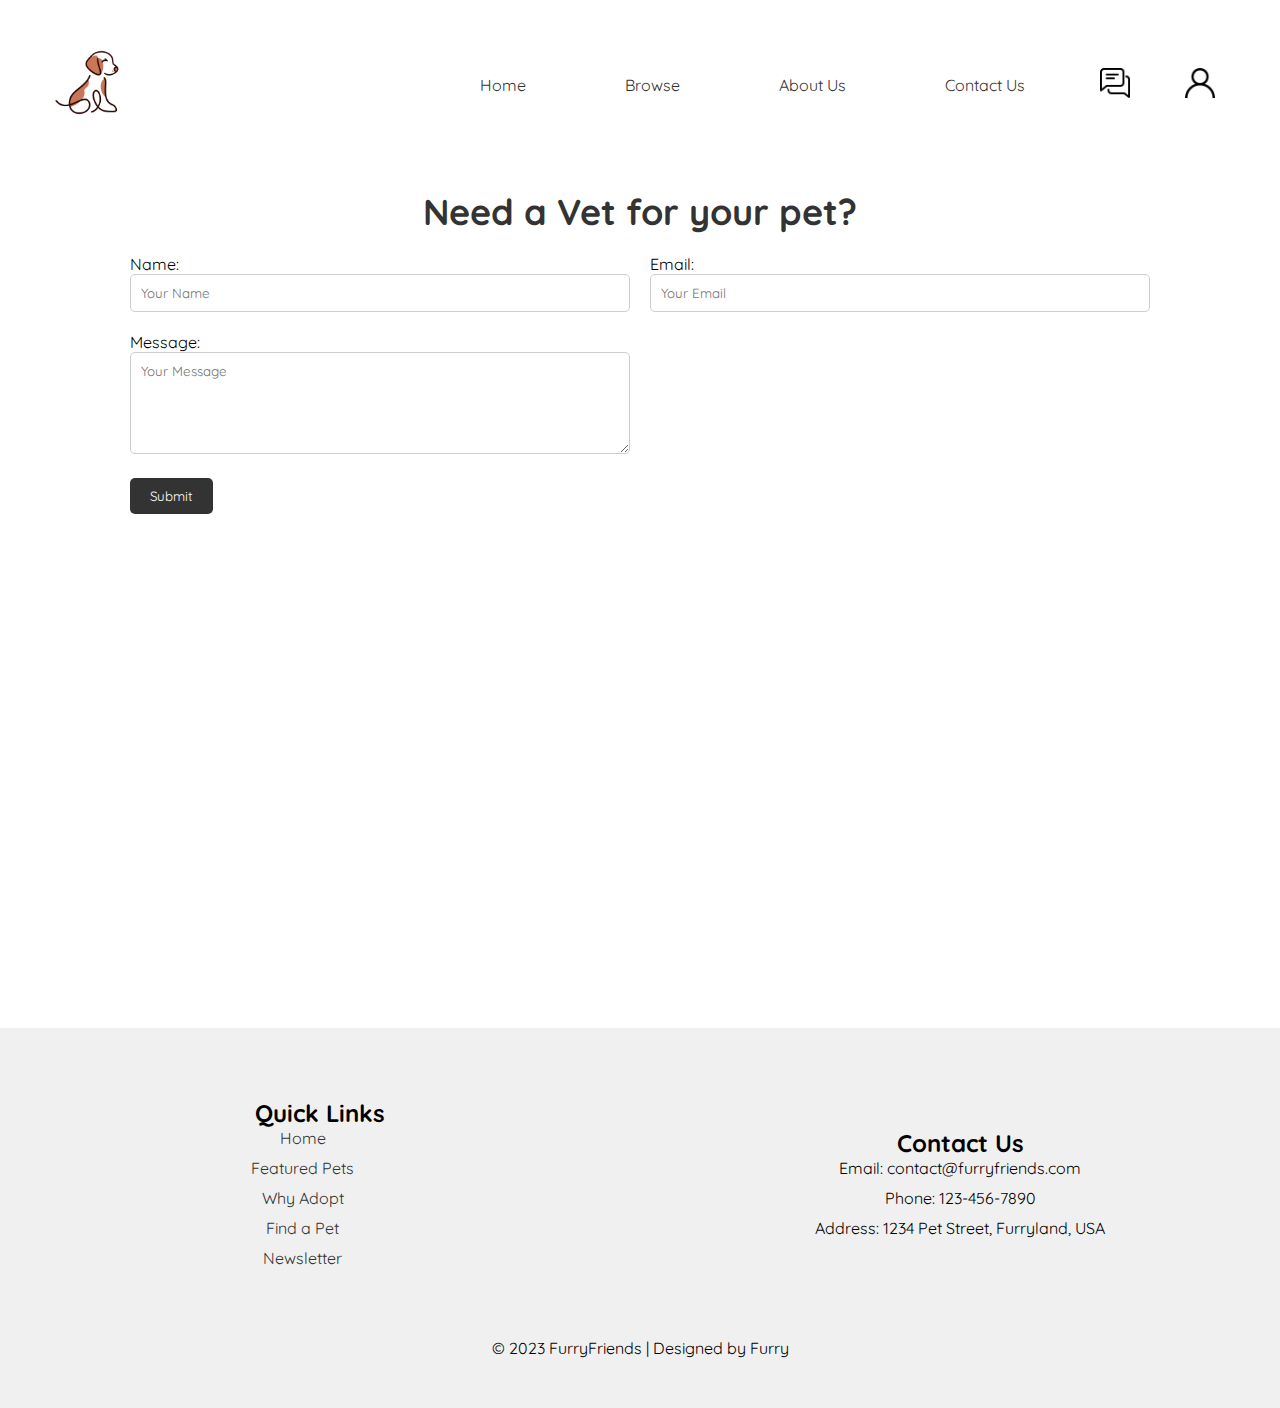
<file: FurryFriends/contact.html>
<!DOCTYPE html>
<html lang="en">
<head>
  <meta charset="UTF-8">
  <meta name="viewport" content="width=device-width, initial-scale=1.0">
  <link rel="stylesheet" href="styles.css">
  <title>FURRYFriends</title>
</head>
<body>
  <div class="container">
    <div class="navbar">
      <div class="logo">
        <a href="index.html"><img src="images/logo.png" alt="Image by logturnal on Freepik" width="125px"></a>
      </div>
      <input type="checkbox" id="menu-toggle" class="hidden">
      <label for="menu-toggle" class="menu-icon">&#9776;</label>
      <nav>
        <ul id="MenuItems">
          <li><a href="index.html">Home</a></li>
          <li><a href="browse.html">Browse</a></li>
          <li><a href="about.html">About Us</a></li>
          <li><a href="contact.html">Contact Us</a></li>
        </ul>
      </nav>
      <a href="chat.html"><img src="images/chat.png" width="30px" height="30px"></a>
      <a href="account.html"><img src="images/user.png" width="30px" height="30px"></a>
    </div>
  </div>

<!-- Contact Section -->
<section class="contact-section">
    <h2>Need a Vet for your pet?</h2>
    <form id="contact-form">
        <div class="input-row">
            <div class="input-section">
                <label for="name">Name:</label>
                <input type="text" id="name" placeholder="Your Name" required>
            </div>
            <div class="input-section">
                <label for="email">Email:</label>
                <input type="email" id="email" placeholder="Your Email" required>
            </div>
        </div>
        <div class="input-section">
            <label for="message">Message:</label>
            <textarea id="message" placeholder="Your Message" rows="5" required></textarea>
        </div>
        <div class="input-section">
            <button type="submit" id="submit-button">Submit</button>
        </div>
    </form>
    <div class="map-section">
        <!-- Google Map Embedded Here -->
        <iframe src="https://www.google.com/maps/embed?pb=!1m18!1m12!1m3!1d3608.7245074625215!2d153.0210725154264!3d-27.470933822155625!2m3!1f0!2f0!3f0!3m2!1i1024!2i768!4f13.1!3m3!1m2!1s0x6b915fd660d2403f%3A0x5061ea32d9e41db3!2sBrisbane%2C%20Queensland!5e0!3m2!1sen!2sau!4v1571139448717!5m2!1sen!2sau" width="600" height="450" style="border:0;" allowfullscreen="" loading="lazy"></iframe>
    </div>
</section>

      
  <!-- Footer Section -->
<footer class="footer">
    <div class="container">
      <div class="footer-content">
        <div class="footer-section links">
          <h2>Quick Links</h2>
          <ul>
            <li><a href="#home">Home</a></li>
            <li><a href="#featured-pets">Featured Pets</a></li>
            <li><a href="#adopt">Why Adopt</a></li>
            <li><a href="#find-pet">Find a Pet</a></li>
            <li><a href="#newsletter">Newsletter</a></li>
          </ul>
        </div>
        <div class="footer-section contact">
          <h2>Contact Us</h2>
          <p>Email: contact@furryfriends.com</p>
          <p>Phone: 123-456-7890</p>
          <p>Address: 1234 Pet Street, Furryland, USA</p>
        </div>
      </div>
      <div class="footer-bottom">
        <p>&copy; 2023 FurryFriends | Designed by Furry</p>
      </div>
    </div>
  </footer>

  </body>
  </html>
</file>
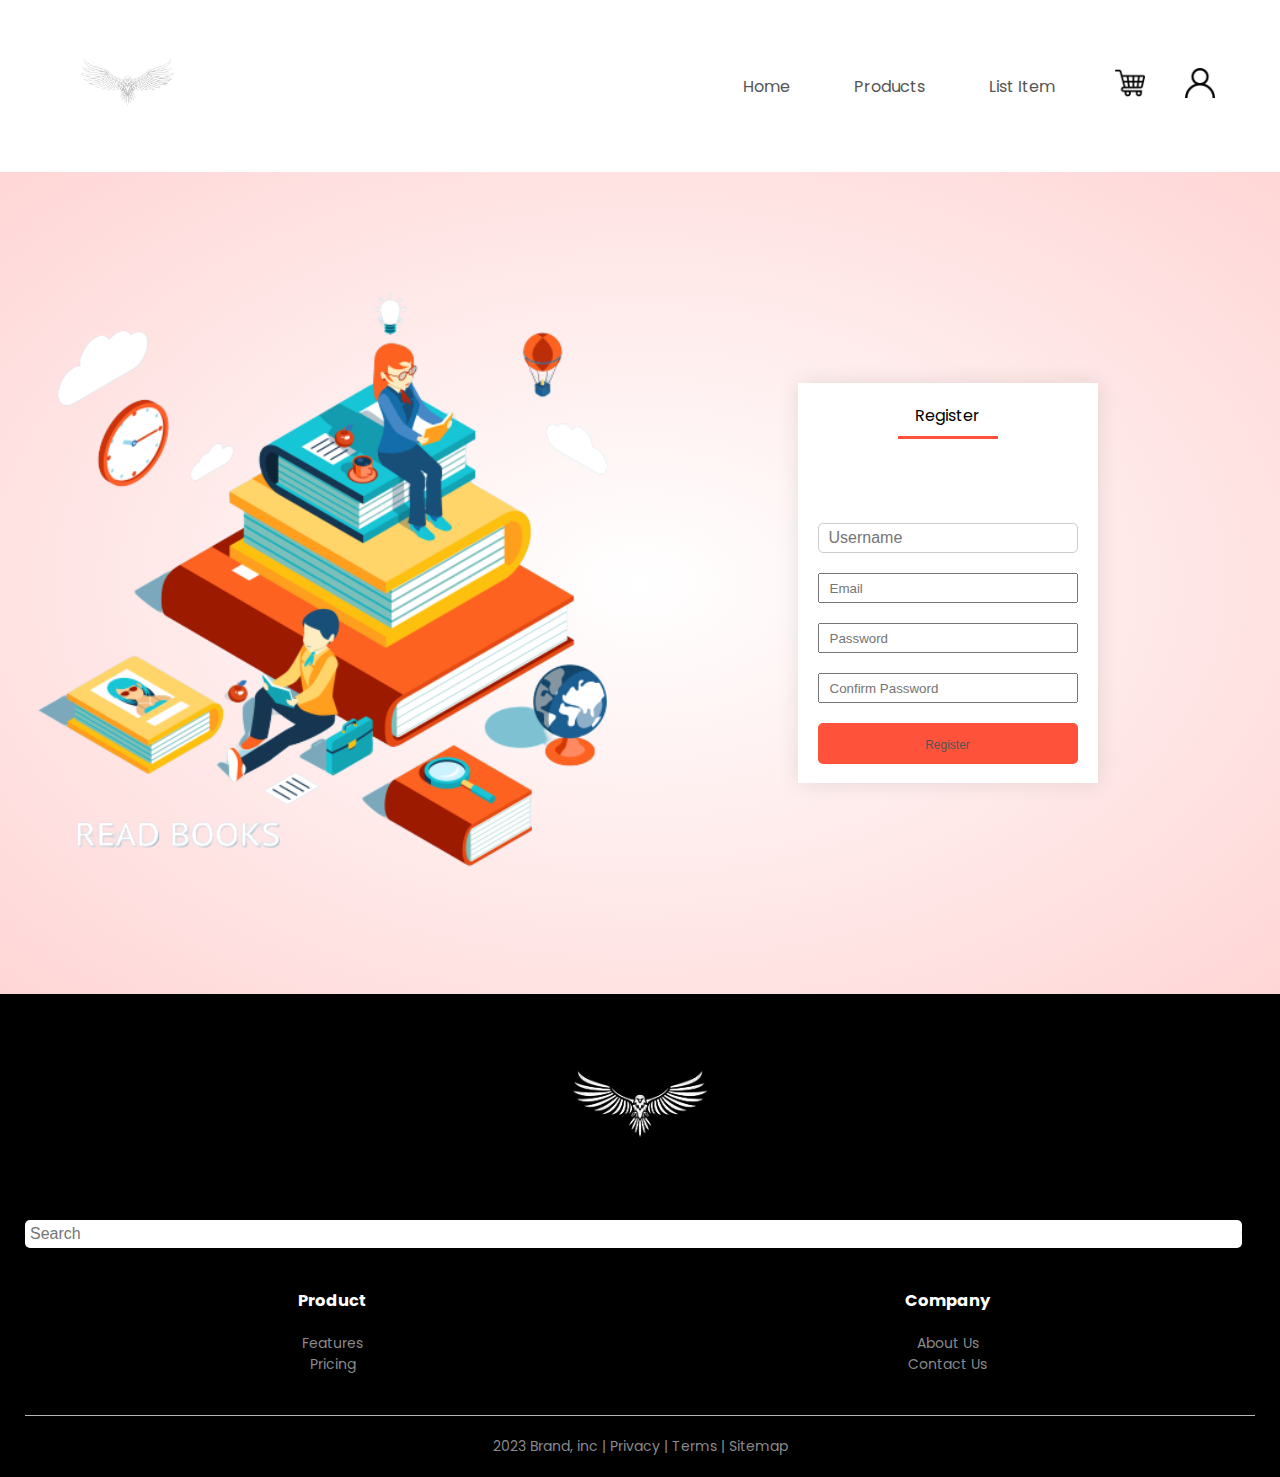
<file: LearnNTrade/account.html>
<!DOCTYPE html>
<html lang="en">

<head>
    <meta charset="UTF-8">
    <meta name="viewport" content="width=device-width, initial-scale=1.0">
    <title>Account</title>
    <link rel="stylesheet" href="style.css">
    <link href="https://fonts.googleapis.com/css2?family=Poppins:wght@300;400;500;600;700&display=swap"
        rel="stylesheet">
        <link rel="stylesheet" href="https://cdnjs.cloudflare.com/ajax/libs/font-awesome/6.0.0-beta3/css/all.min.css">

</head>

<body>
    <div class="container">
        <div class="navbar">
            <div class="logo">
              <a href="index.html"><img src="images/logo.png" alt=" Image by logturnal on Freepik " width="125px"></a>
            </div>
            <input type="checkbox" id="menu-toggle" class="hidden">
            <label for="menu-toggle" class="menu-icon">&#9776;</label>
            <nav>
              <ul id="MenuItems">
                <li><a href="index.html">Home</a></li>
                <li><a href="products.html">Products</a></li>
                <li><a href="list.html">List Item</a></li>
              </ul>
            </nav>
            <a href="cart.html"><img src="images/cart.png" width="30px" height="30px"></a>
            <a href="account.html"><img src="images/user.png" width="30px" height="30px"></a>
          </div>
    </div>

    <!-- Account Page -->
    <div class="account-page">
        <div class="container">
            <div class="row">
                <div class="column2">
                    <img src="images/image1.png" width="100%">
                </div>
                <div class="column2">
                    <div class="form-container">
                        <div class="form-btn">
                            <span">Register</span>
                            <hr id="Indicator">
                        </div>
                        <form id="RegForm">
                            <input type="text" placeholder="Username" required>
                            <input type="email" placeholder="Email" required>
                            <input type="password" placeholder="Password" required>
                            <input type="password" placeholder="Confirm Password" required>
                            <button type="submit" class="btn"><a href="registered.html">Register</a></button>
                        </form>
                    </div>
                </div>
            </div>
        </div>
    </div>

    <!-- Footer -->
    <div class="footer">
        <div class="container">
            <div class="row">
                <div class="footer-column2">
                    <a href="index.html"><img src="images/logo.png"></a>
                    <div class="search-box">
                        <input type="text" placeholder="Search">
                        <button><i class="fa fa-search"></i></button>
                      </div>
                </div>
                <div class="footer-column3">
                    <h3>Product</h3>
                    <ul>
                        <li>Features</li>
                        <li>Pricing</li>
                    </ul>
                </div>
                <div class="footer-column4">
                    <h3>Company</h3>
                    <ul>
                        <li>About Us</li>
                        <li>Contact Us</li>
                    </ul>
                </div>
            </div>
            <hr>
            <p class="copyright">2023 Brand, inc | Privacy | Terms | Sitemap</p>
        </div>
    </div>

</body>

</html>
</file>
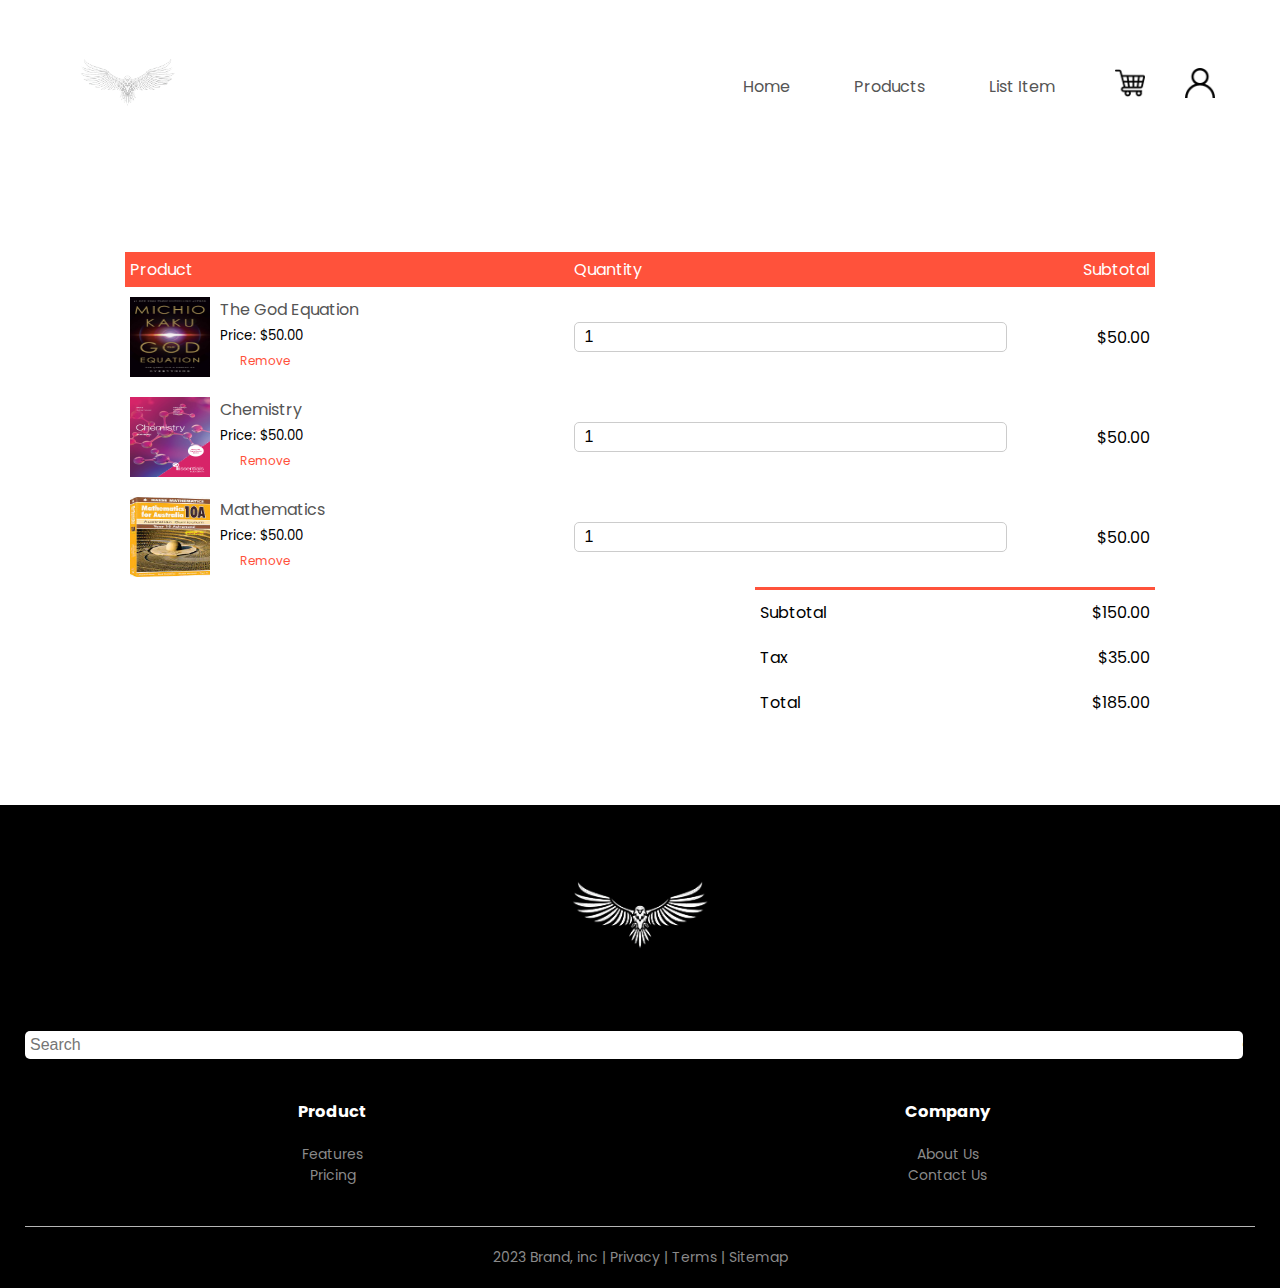
<file: LearnNTrade/cart.html>
<!DOCTYPE html>
<html lang="en">

<head>
    <meta charset="UTF-8">
    <meta name="viewport" content="width=device-width, initial-scale=1.0">
    <title>Cart</title>
    <link rel="stylesheet" href="style.css">
    <link href="https://fonts.googleapis.com/css2?family=Poppins:wght@300;400;500;600;700&display=swap"
        rel="stylesheet">
    <link rel="stylesheet" href="https://stackpath.bootstrapcdn.com/font-awesome/4.7.0/css/font-awesome.min.css">
</head>

<body>
    <div class="container">
        <div class="navbar">
            <div class="logo">
              <a href="index.html"><img src="images/logo.png" alt=" Image by logturnal on Freepik " width="125px"></a>
            </div>
            <input type="checkbox" id="menu-toggle" class="hidden">
            <label for="menu-toggle" class="menu-icon">&#9776;</label>
            <nav>
              <ul id="MenuItems">
                <li><a href="index.html">Home</a></li>
                <li><a href="products.html">Products</a></li>
                <li><a href="list.html">List Item</a></li>
              </ul>
            </nav>
            <a href="cart.html"><img src="images/cart.png" width="30px" height="30px"></a>
            <a href="account.html"><img src="images/user.png" width="30px" height="30px"></a>
          </div>
    </div>

    <!-- Cart items details -->
    <div class="small-container cart-page">
        <table>
            <tr>
                <th>Product</th>
                <th>Quantity</th>
                <th>Subtotal</th>
            </tr>
            <tr>
                <td>
                    <div class="cart-info">
                        <img src="images/book-1.jpg">
                        <div>
                            <p>The God Equation</p>
                            <small>Price: $50.00</small>
                            <br>
                            <a href="">Remove</a>
                        </div>
                    </div>
                </td>
                <td><input type="number" value="1"></td>
                <td>$50.00</td>
            </tr>
            <tr>
                <td>
                    <div class="cart-info">
                        <img src="images/book-2.jpg">
                        <div>
                            <p>Chemistry</p>
                            <small>Price: $50.00</small>
                            <br>
                            <a href="">Remove</a>
                        </div>
                    </div>
                </td>
                <td><input type="number" value="1"></td>
                <td>$50.00</td>
            </tr>
            <tr>
                <td>
                    <div class="cart-info">
                        <img src="images/book-3.jpg">
                        <div>
                            <p>Mathematics</p>
                            <small>Price: $50.00</small>
                            <br>
                            <a href="">Remove</a>
                        </div>
                    </div>
                </td>
                <td><input type="number" value="1"></td>
                <td>$50.00</td>
            </tr>
        </table>
        <div class="total-price">
            <table>
                <tr>
                    <td>Subtotal</td>
                    <td>$150.00</td>
                </tr>
                <tr>
                    <td>Tax</td>
                    <td>$35.00</td>
                </tr>
                <tr>
                    <td>Total</td>
                    <td>$185.00</td>
                </tr>
            </table>
        </div>
    </div>

    <!-- Footer -->
    <div class="footer">
        <div class="container">
            <div class="row">
                <div class="footer-column2">
                    <a href="index.html"><img src="images/logo.png"></a>
                    <div class="search-box">
                        <input type="text" placeholder="Search">
                        <button><i class="fa fa-search"></i></button>
                      </div>
                </div>
                <div class="footer-column3">
                    <h3>Product</h3>
                    <ul>
                        <li>Features</li>
                        <li>Pricing</li>
                    </ul>
                </div>
                <div class="footer-column4">
                    <h3>Company</h3>
                    <ul>
                        <li>About Us</li>
                        <li>Contact Us</li>
                    </ul>
                </div>
            </div>
            <hr>
            <p class="copyright">2023 Brand, inc | Privacy | Terms | Sitemap</p>
        </div>
    </div>

</body>

</html>
</file>
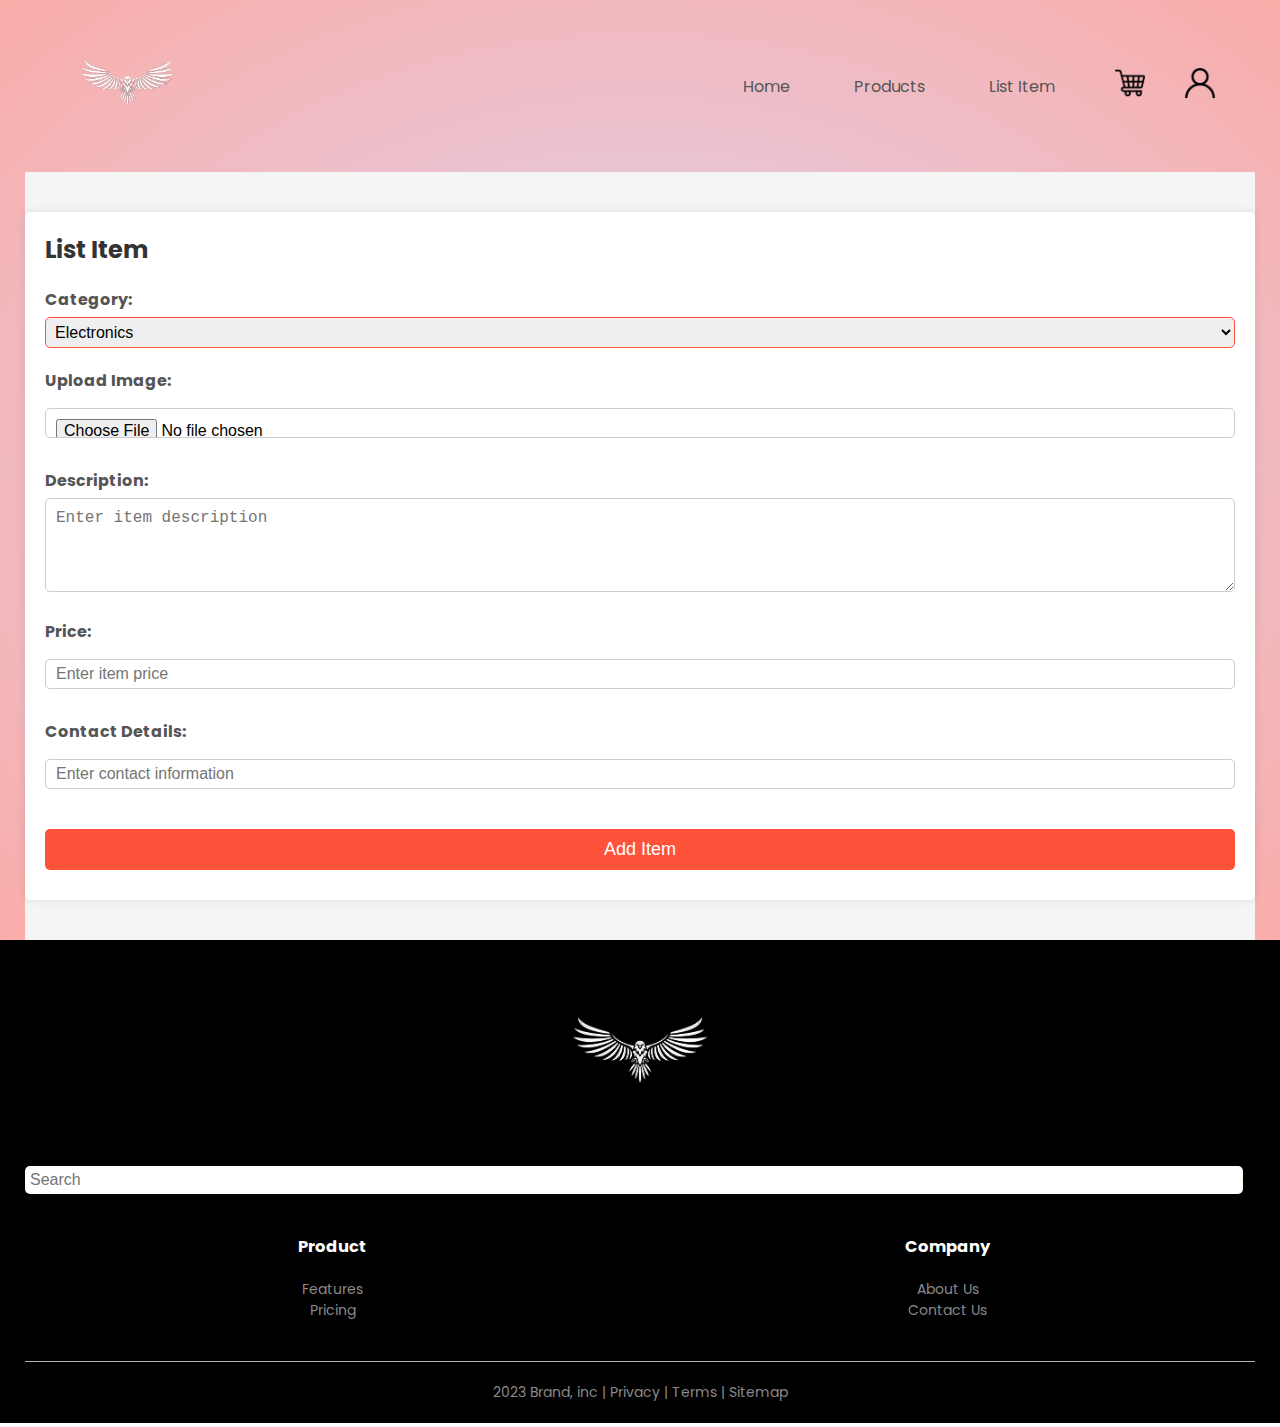
<file: LearnNTrade/list.html>
<!DOCTYPE html>
<html lang="en">
  <head>
    <meta charset="UTF-8" />
    <meta name="viewport" content="width=device-width, initial-scale=1.0" />
    <title>LearnNTrade</title>
    <link rel="stylesheet" href="style.css" />
    <link
      href="https://fonts.googleapis.com/css2?family=Poppins:wght@300;400;500;600;700&display=swap"
      rel="stylesheet"
    />
    <link
      rel="stylesheet"
      href="https://stackpath.bootstrapcdn.com/font-awesome/4.7.0/css/font-awesome.min.css"
    />
  </head>

  <body>
    <div class="header">
      <div class="container">
        <div class="navbar">
            <div class="logo">
              <a href="index.html"><img src="images/logo.png" alt=" Image by logturnal on Freepik " width="125px"></a>
            </div>
            <input type="checkbox" id="menu-toggle" class="hidden">
            <label for="menu-toggle" class="menu-icon">&#9776;</label>
            <nav>
              <ul id="MenuItems">
                <li><a href="index.html">Home</a></li>
                <li><a href="products.html">Products</a></li>
                <li><a href="list.html">List Item</a></li>
              </ul>
            </nav>
            <a href="cart.html"><img src="images/cart.png" width="30px" height="30px"></a>
            <a href="account.html"><img src="images/user.png" width="30px" height="30px"></a>
          </div>
        <section class="list-item">
          <div class="container">
            <h2>List Item</h2>
            <form id="addItemForm">
              <div class="form-group">
                <label for="category">Category:</label>
                <select id="category" name="category">
                  <option value="electronics">Electronics</option>
                  <option value="clothing">Clothing</option>
                  <option value="books">Books</option>
                  <!-- Add more categories as needed -->
                </select>
              </div>
              <div class="form-group">
                <label for="image" required>Upload Image:</label>
                <input type="file" id="image" name="image" accept="image/*" />
              </div>
              <div class="form-group">
                <label for="description" required>Description:</label>
                <textarea
                  id="description"
                  name="description"
                  rows="4"
                  cols="50"
                  placeholder="Enter item description"
                ></textarea>
              </div>
              <div class="form-group">
                <label for="price">Price:</label>
                <input
                  type="number"
                  id="price"
                  name="price"
                  placeholder="Enter item price"
                  step="0.01"
                />
              </div>
              <div class="form-group">
                <label for="contact">Contact Details:</label>
                <input
                  type="text"
                  id="contact"
                  name="contact"
                  placeholder="Enter contact information"
                />
              </div>
              <button type="submit" class="btn">Add Item</button>
            </form>
          </div>
        </section>
      </div>
    </div>

    <!-- Footer -->
    <div class="footer">
      <div class="container">
        <div class="row">
          <div class="footer-column2">
            <a href="index.html"><img src="images/logo.png"></a>
            <div class="search-box">
              <input type="text" placeholder="Search" />
              <button><i class="fa fa-search"></i></button>
            </div>
          </div>
          <div class="footer-column3">
            <h3>Product</h3>
            <ul>
              <li>Features</li>
              <li>Pricing</li>
            </ul>
          </div>
          <div class="footer-column4">
            <h3>Company</h3>
            <ul>
              <li>About Us</li>
              <li>Contact Us</li>
            </ul>
          </div>
        </div>
        <hr />
        <p class="copyright">2023 Brand, inc | Privacy | Terms | Sitemap</p>
      </div>
    </div>
  </body>
</html>
</file>
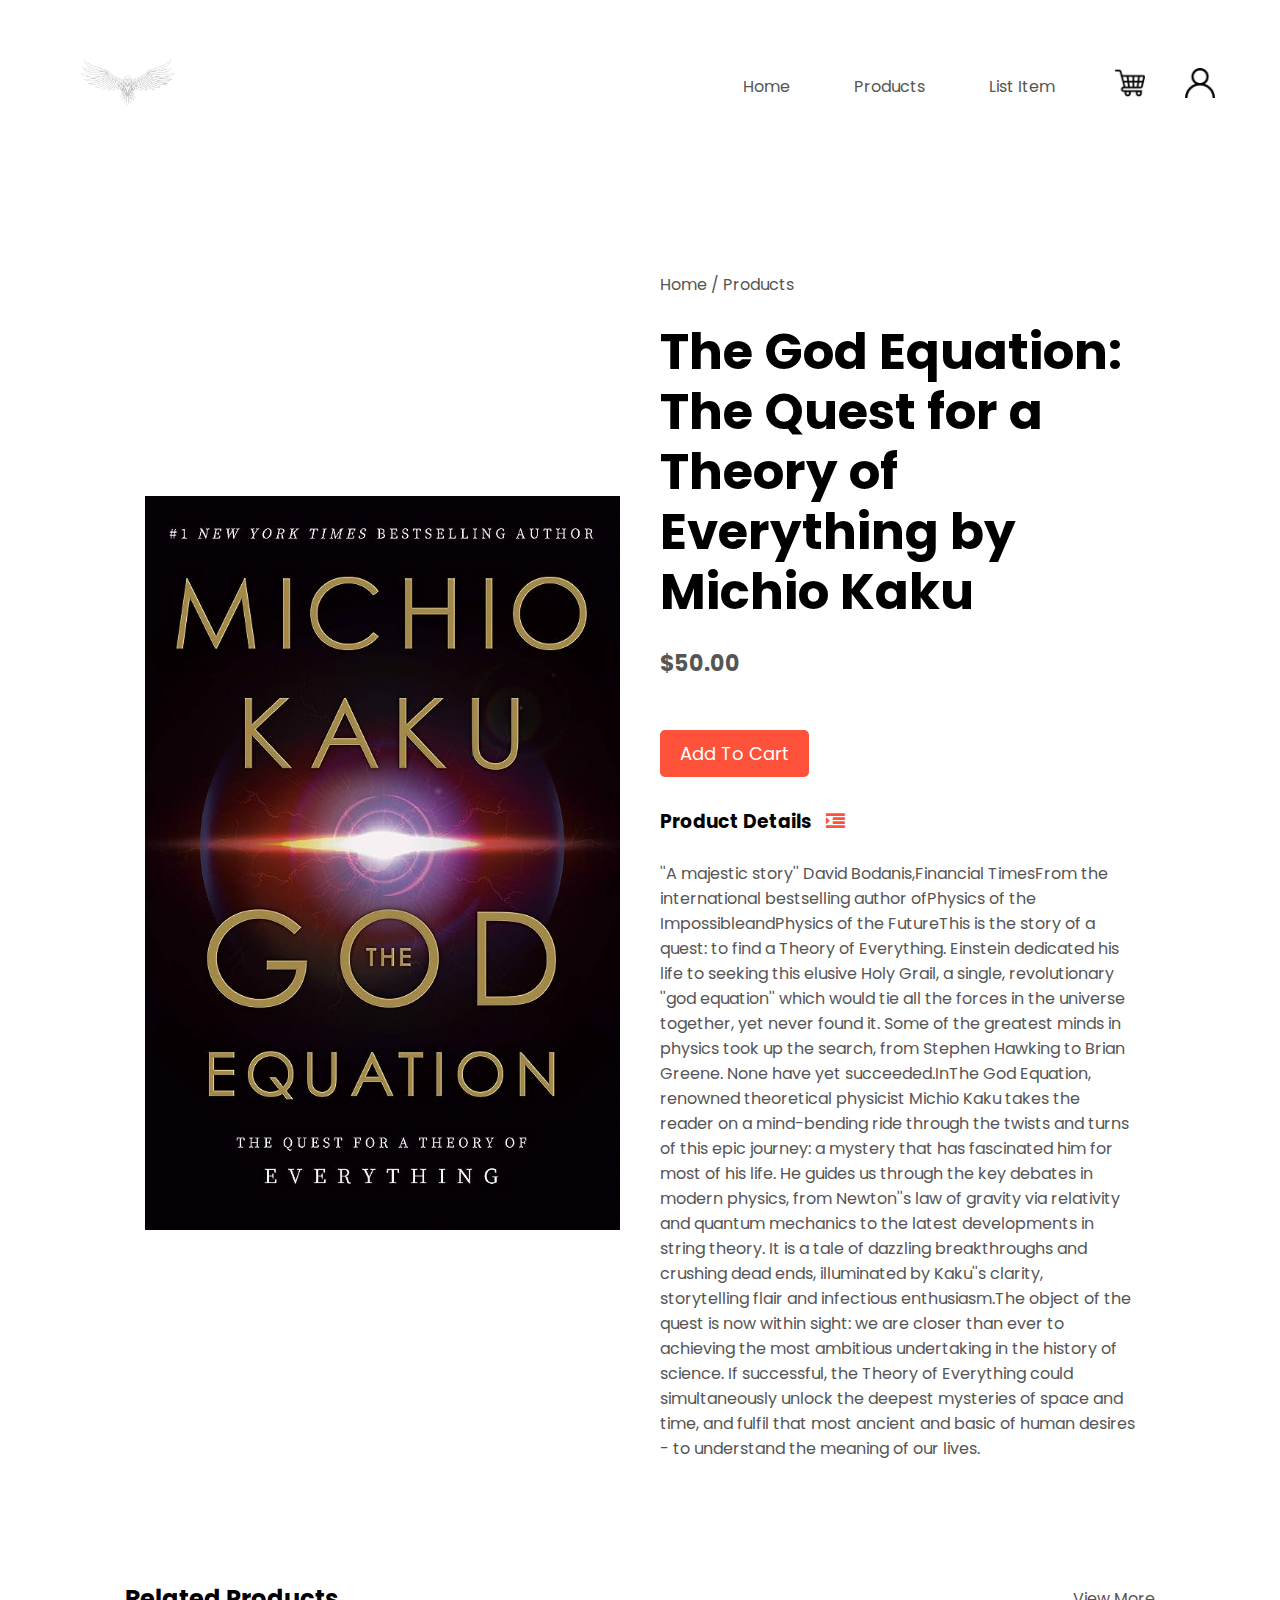
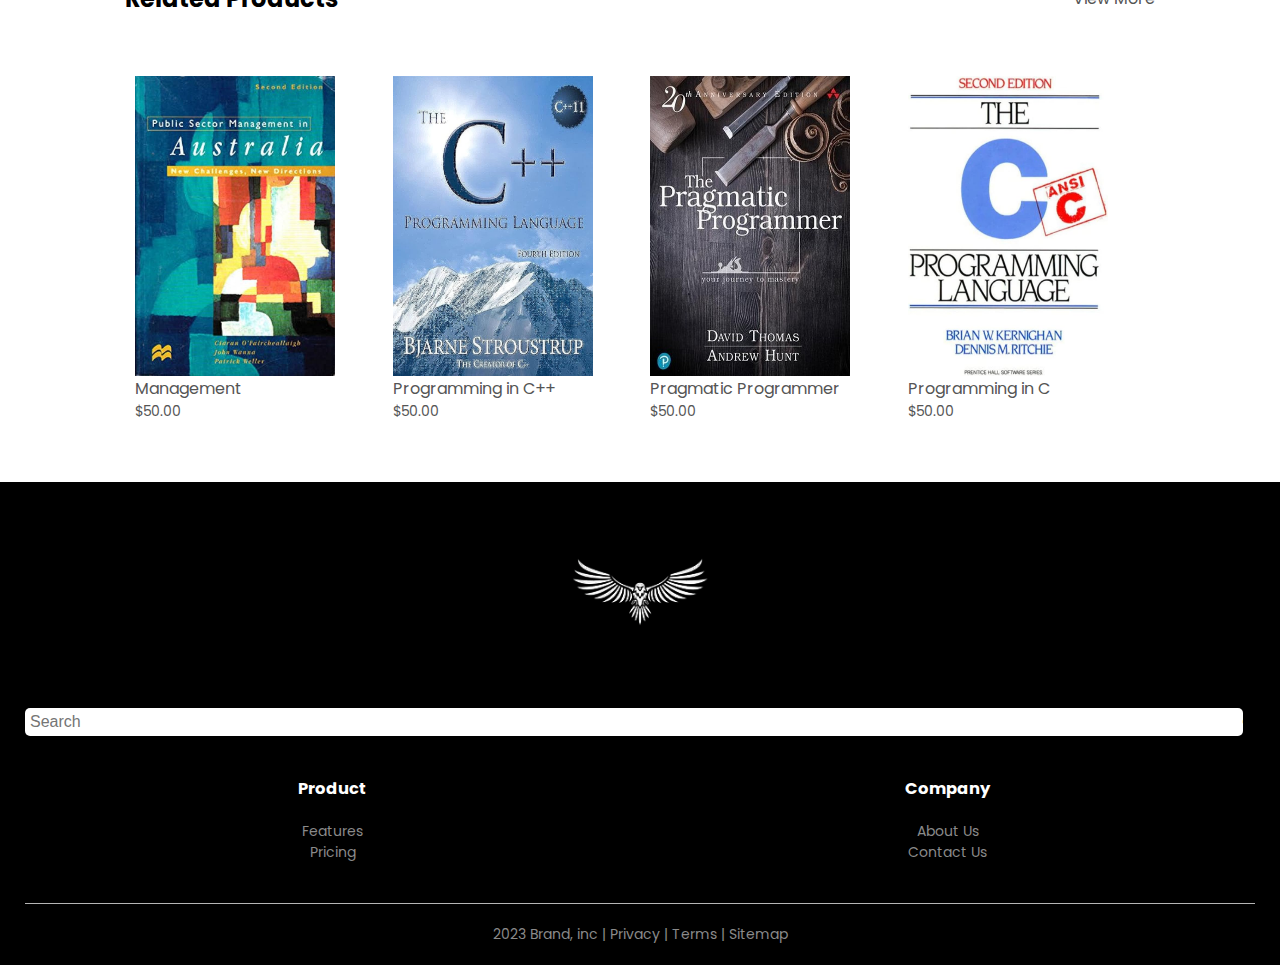
<file: LearnNTrade/product_details.html>
<!DOCTYPE html>
<html lang="en">

<head>
    <meta charset="UTF-8">
    <meta name="viewport" content="width=device-width, initial-scale=1.0">
    <title>Product</title>
    <link rel="stylesheet" href="style.css">
    <link href="https://fonts.googleapis.com/css2?family=Poppins:wght@300;400;500;600;700&display=swap"
        rel="stylesheet">
    <link rel="stylesheet" href="https://stackpath.bootstrapcdn.com/font-awesome/4.7.0/css/font-awesome.min.css">
</head>

<body>
    <div class="container">
        <div class="navbar">
            <div class="logo">
              <a href="index.html"><img src="images/logo.png" alt=" Image by logturnal on Freepik " width="125px"></a>
            </div>
            <input type="checkbox" id="menu-toggle" class="hidden">
            <label for="menu-toggle" class="menu-icon">&#9776;</label>
            <nav>
              <ul id="MenuItems">
                <li><a href="index.html">Home</a></li>
                <li><a href="products.html">Products</a></li>
                <li><a href="list.html">List Item</a></li>
              </ul>
            </nav>
            <a href="cart.html"><img src="images/cart.png" width="30px" height="30px"></a>
            <a href="account.html"><img src="images/user.png" width="30px" height="30px"></a>
          </div>
    </div>

    <!-- Single Products -->
    <div class="small-container single-product">
        <div class="row">
            <div class="column2">
                <img src="images/book-1.jpg" width="100%" id="ProductImg">
            </div>
            <div class="column2">
                <p>Home / Products</p>
                <h1>The God Equation: The Quest for a Theory of Everything by Michio Kaku</h1>
                <h4>$50.00</h4>
                <a href="" class="btn">Add To Cart</a>

                <h3>Product Details <i class="fa fa-indent"></i></h3>
                <br>
                <p>''A majestic story'' David Bodanis,Financial TimesFrom the international bestselling author ofPhysics of the ImpossibleandPhysics of the FutureThis is the story of a quest: to find a Theory of Everything. Einstein dedicated his life to seeking this elusive Holy Grail, a single, revolutionary ''god equation'' which would tie all the forces in the universe together, yet never found it. Some of the greatest minds in physics took up the search, from Stephen Hawking to Brian Greene. None have yet succeeded.InThe God Equation, renowned theoretical physicist Michio Kaku takes the reader on a mind-bending ride through the twists and turns of this epic journey: a mystery that has fascinated him for most of his life. He guides us through the key debates in modern physics, from Newton''s law of gravity via relativity and quantum mechanics to the latest developments in string theory. It is a tale of dazzling breakthroughs and crushing dead ends, illuminated by Kaku''s clarity, storytelling flair and infectious enthusiasm.The object of the quest is now within sight: we are closer than ever to achieving the most ambitious undertaking in the history of science. If successful, the Theory of Everything could simultaneously unlock the deepest mysteries of space and time, and fulfil that most ancient and basic of human desires - to understand the meaning of our lives.</p>
            </div>
        </div>
    </div>
    <!-- title -->
    <div class="small-container">
        <div class="row row-2">
            <h2>Related Products</h2>
            <p>View More</p>
        </div>
    </div>
    <!-- Products -->
    <div class="small-container">
        <div class="row">
            <div class="column4">
                <img src="images/book-9.jpg">
                <h4>Management</h4>
                <p>$50.00</p>
            </div>
            <div class="column4">
                <img src="images/book-10.jpg">
                <h4>Programming in C++</h4>
                <p>$50.00</p>
            </div>
            <div class="column4">
                <img src="images/book-11.jpg">
                <h4>Pragmatic Programmer</h4>
                <p>$50.00</p>
            </div>
            <div class="column4">
                <img src="images/book-12.jpg">
                <h4>Programming in C</h4>
                <p>$50.00</p>
            </div>
        </div>
    </div>

    <!-- Footer -->
    <div class="footer">
        <div class="container">
            <div class="row">
                <div class="footer-column2">
                    <a href="index.html"><img src="images/logo.png"></a>
                    <div class="search-box">
                        <input type="text" placeholder="Search">
                        <button><i class="fa fa-search"></i></button>
                      </div>
                </div>
                <div class="footer-column3">
                    <h3>Product</h3>
                    <ul>
                        <li>Features</li>
                        <li>Pricing</li>
                    </ul>
                </div>
                <div class="footer-column4">
                    <h3>Company</h3>
                    <ul>
                        <li>About Us</li>
                        <li>Contact Us</li>
                    </ul>
                </div>
            </div>
            <hr>
            <p class="copyright">2023 Brand, inc | Privacy | Terms | Sitemap</p>
        </div>
    </div>
</body>

</html>
</file>
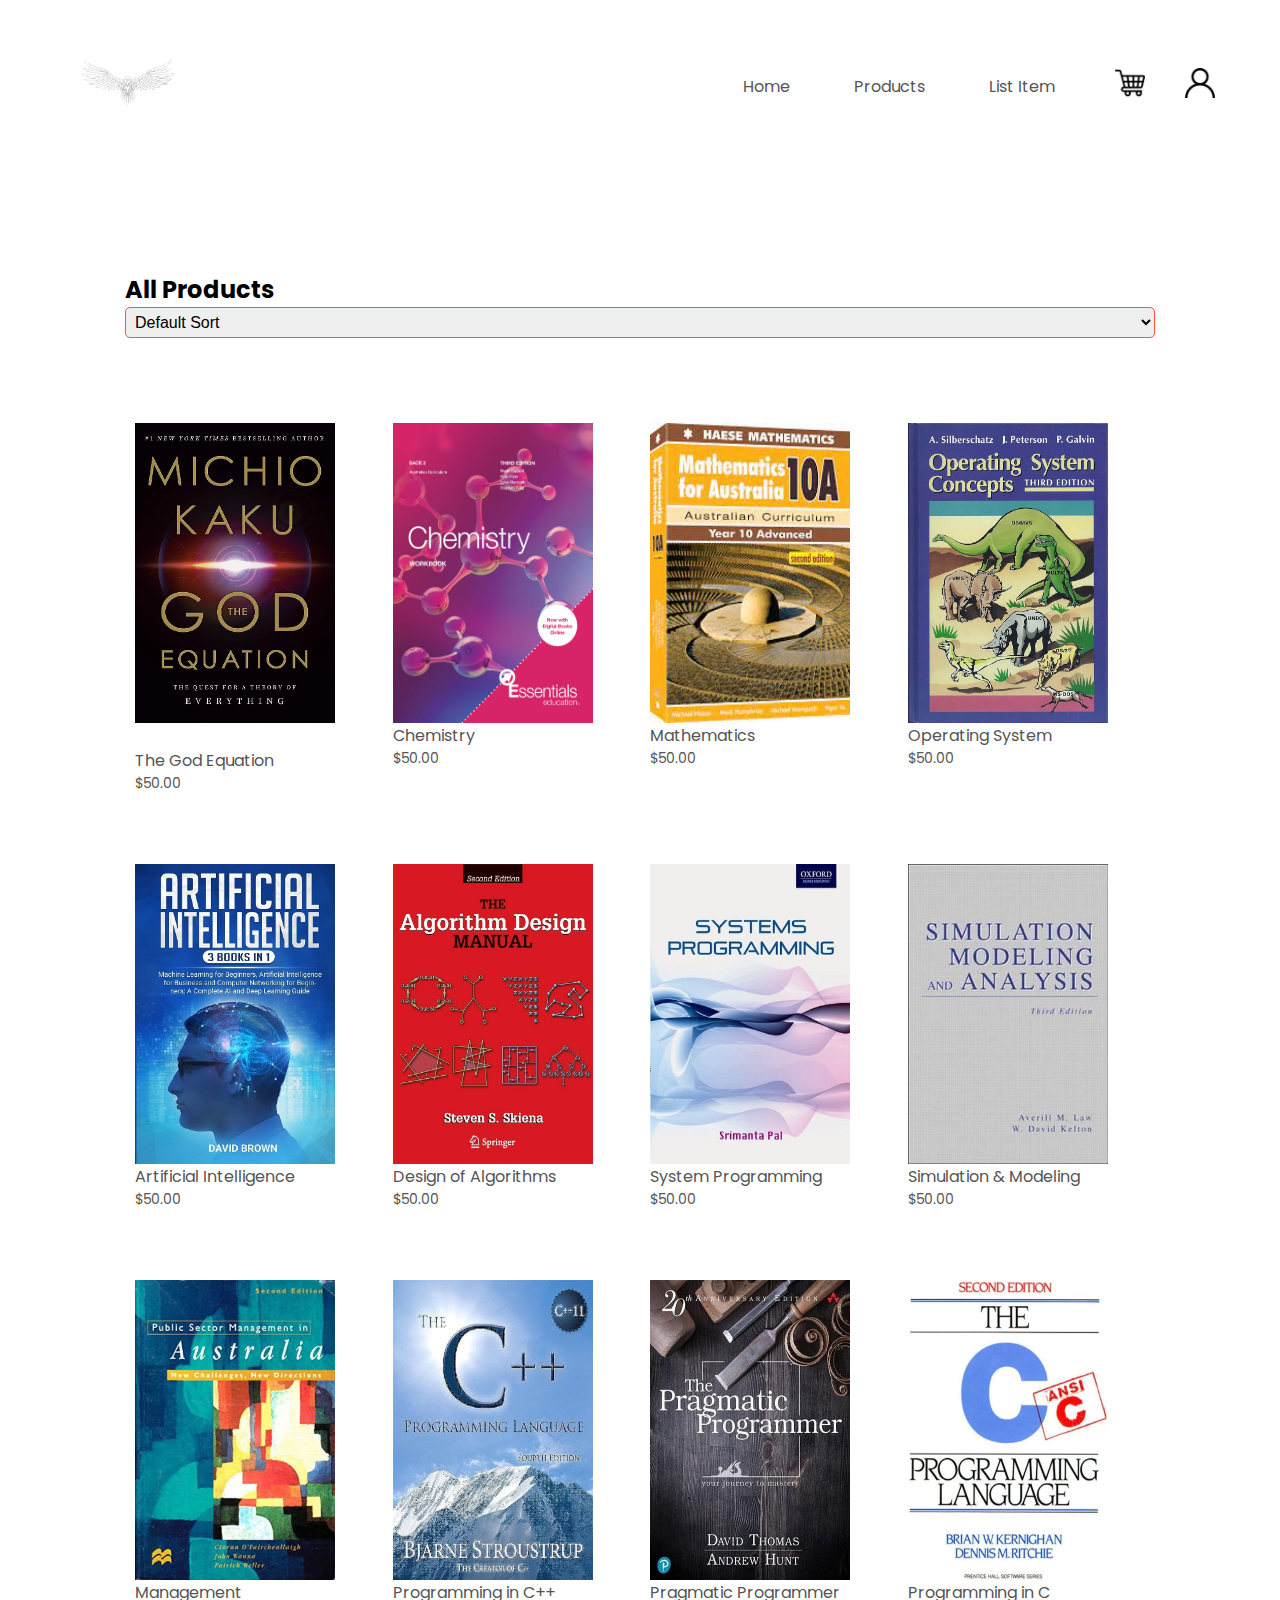
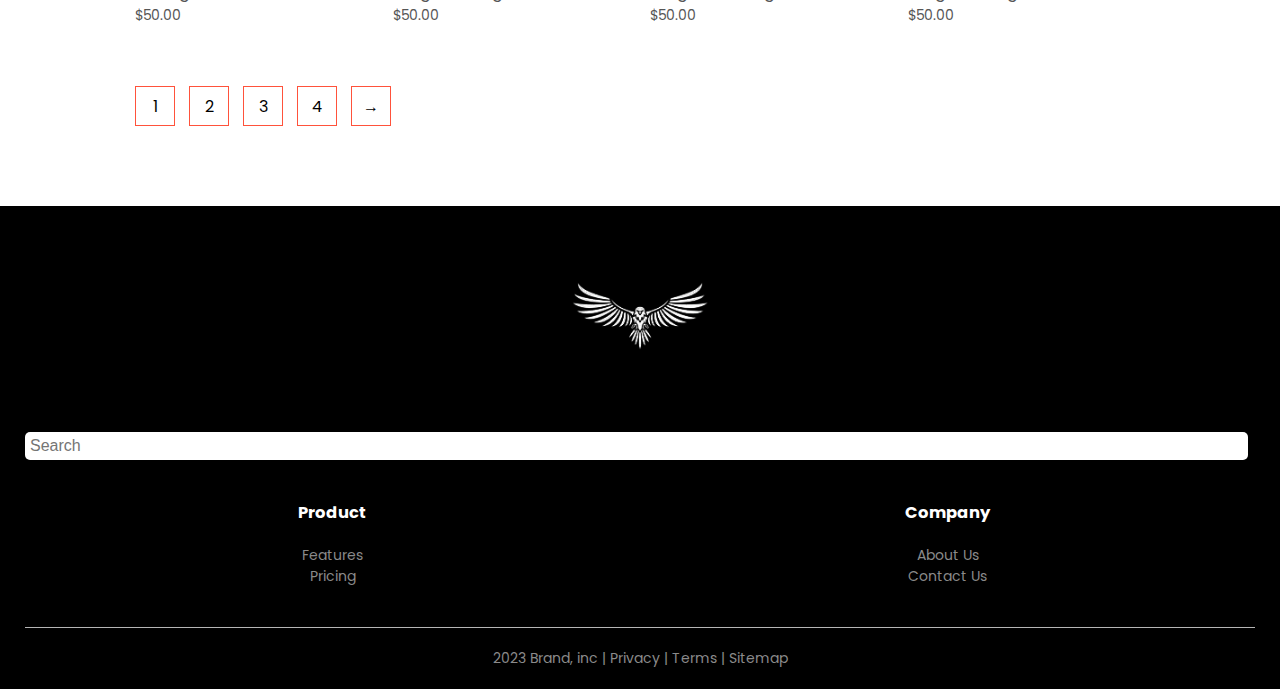
<file: LearnNTrade/products.html>
<!DOCTYPE html>
<html lang="en">

<head>
    <meta charset="UTF-8">
    <meta name="viewport" content="width=device-width, initial-scale=1.0">
    <title>All Products</title>
    <link rel="stylesheet" href="style.css">
    <link href="https://fonts.googleapis.com/css2?family=Poppins:wght@300;400;500;600;700&display=swap"
        rel="stylesheet">
    <link rel="stylesheet" href="https://stackpath.bootstrapcdn.com/font-awesome/4.7.0/css/font-awesome.min.css">
</head>

<body>
    <div class="container">
        <div class="navbar">
            <div class="logo">
              <a href="index.html"><img src="images/logo.png" alt=" Image by logturnal on Freepik " width="125px"></a>
            </div>
            <input type="checkbox" id="menu-toggle" class="hidden">
            <label for="menu-toggle" class="menu-icon">&#9776;</label>
            <nav>
              <ul id="MenuItems">
                <li><a href="index.html">Home</a></li>
                <li><a href="products.html">Products</a></li>
                <li><a href="list.html">List Item</a></li>
              </ul>
            </nav>
            <a href="cart.html"><img src="images/cart.png" width="30px" height="30px"></a>
            <a href="account.html"><img src="images/user.png" width="30px" height="30px"></a>
          </div>
    </div>

    <!-- All Products -->

  <div class="small-container">
        <div class="row row-2">
            <h2>All Products</h2>
            <select>
                <option>Default Sort</option>
                <option>Sort By Price</option>
                <option>Sort By Popularity</option>
                <option>Sort By Rating</option>
                <option>Sort By Sale</option>
            </select>
        </div>
        <div class="row">
            <div class="column4">
                <a href="product_details.html"><img src="images/book-1.jpg"></a>
                <h4>The God Equation</h4>
                <p>$50.00</p>
            </div>
            <div class="column4">
                <img src="images/book-2.jpg">
                <h4>Chemistry</h4>
                <p>$50.00</p>
            </div>
            <div class="column4">
                <img src="images/book-3.jpg">
                <h4>Mathematics</h4>
                <p>$50.00</p>
            </div>
            <div class="column4">
                <img src="images/book-4.jpg">
                <h4>Operating System</h4>
                <p>$50.00</p>
            </div>
        </div>
        <div class="row">
            <div class="column4">
                <img src="images/book-5.jpg">
                <h4>Artificial Intelligence</h4>
                <p>$50.00</p>
            </div>
            <div class="column4">
                <img src="images/book-6.jpg">
                <h4>Design of Algorithms</h4>
                <p>$50.00</p>
            </div>
            <div class="column4">
                <img src="images/book-7.jpg">
                <h4>System Programming</h4>
                <p>$50.00</p>
            </div>
            <div class="column4">
                <img src="images/book-8.jpg">
                <h4>Simulation & Modeling</h4>
                <p>$50.00</p>
            </div>
        </div>
        <div class="row">
            <div class="column4">
                <img src="images/book-9.jpg">
                <h4>Management</h4>
                <p>$50.00</p>
            </div>
            <div class="column4">
                <img src="images/book-10.jpg">
                <h4>Programming in C++</h4>
                <p>$50.00</p>
            </div>
            <div class="column4">
                <img src="images/book-11.jpg">
                <h4>Pragmatic Programmer</h4>
                <p>$50.00</p>
            </div>
            <div class="column4">
                <img src="images/book-12.jpg">
                <h4>Programming in C</h4>
                <p>$50.00</p>
            </div>
        </div>
        <div class="page-btn">
            <span>1</span>
            <span>2</span>
            <span>3</span>
            <span>4</span>
            <span>&#8594;</span>
        </div>
    </div>

    <!-- Footer -->
    <div class="footer">
        <div class="container">
            <div class="row">
                <div class="footer-column2">
                    <a href="index.html"><img src="images/logo.png"></a>
                    <div class="search-box">
                        <input type="text" placeholder="Search">
                        <button><i class="fas fa-search"></i></button>
                      </div>
                </div>
                <div class="footer-column3">
                    <h3>Product</h3>
                    <ul>
                        <li>Features</li>
                        <li>Pricing</li>
                    </ul>
                </div>
                <div class="footer-column4">
                    <h3>Company</h3>
                    <ul>
                        <li>About Us</li>
                        <li>Contact Us</li>
                    </ul>
                </div>
            </div>
            <hr>
            <p class="copyright">2023 Brand, inc | Privacy | Terms | Sitemap</p>
        </div>
    </div>

</body>

</html>
</file>
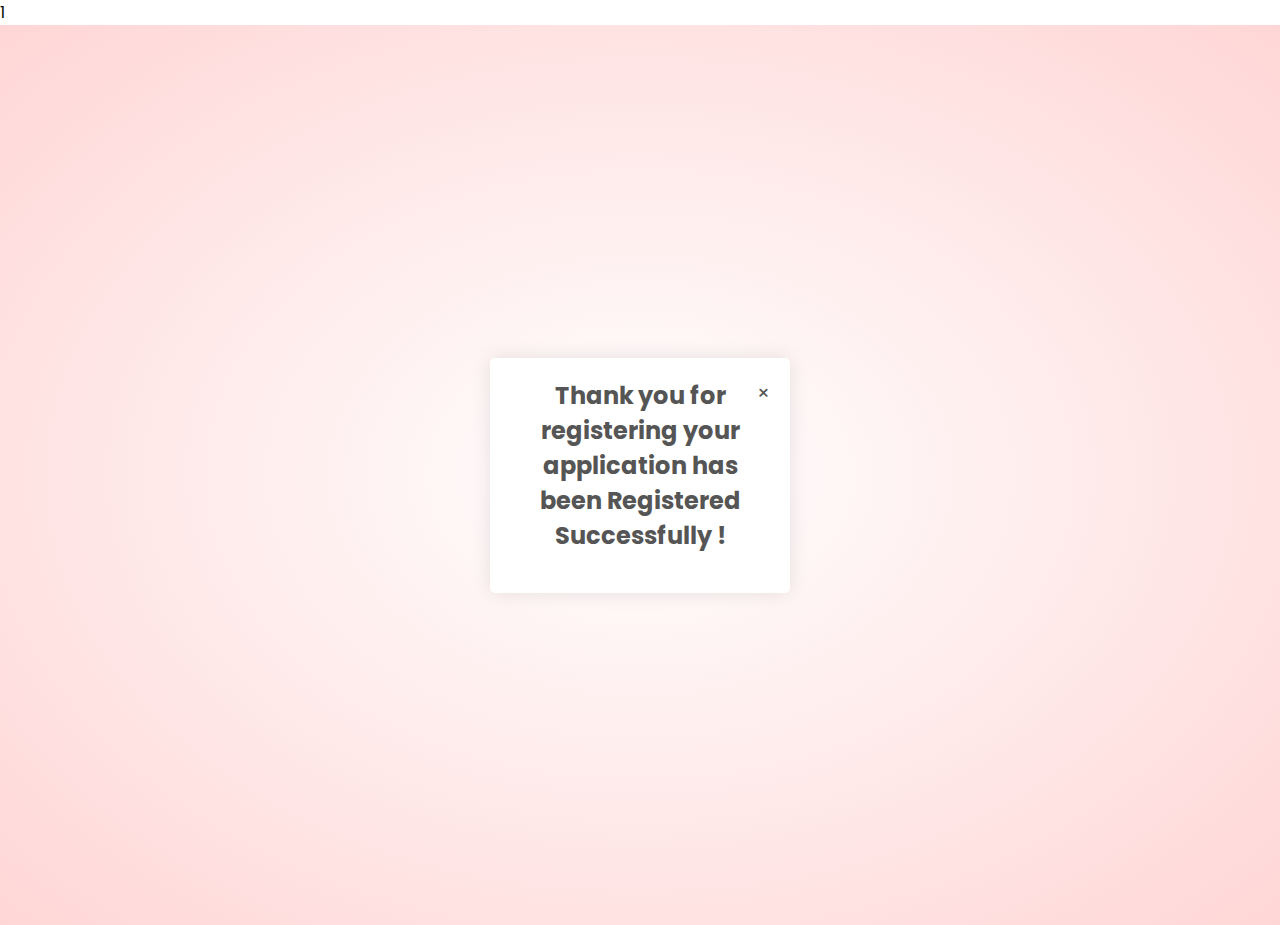
<file: LearnNTrade/registered.html>
<!DOCTYPE html>
<html lang="en">
<head>
    <meta charset="UTF-8">
    <meta name="viewport" content="width=device-width, initial-scale=1.0">
    <title>Registered Successfully</title>
    <link rel="stylesheet" href="style.css">
    <link href="https://fonts.googleapis.com/css2?family=Poppins:wght@300;400;500;600;700&display=swap"
        rel="stylesheet">
    <link rel="stylesheet" href="https://stackpath.bootstrapcdn.com/font-awesome/4.7.0/css/font-awesome.min.css">
</head>1
<body>
    <div class="message-container">
        <div class="message-box">
            <h1>Thank you for registering your application has been Registered Successfully !</h1>
            <a class="close-button" href="index.html">&times;</a>
        </div>
    </div>
</body>
</html>
</file>
<file: FurryFriends/styles.css>
@import url('https://fonts.googleapis.com/css?family=Muli&display=swap');
@import url('https://fonts.googleapis.com/css?family=Quicksand&display=swap');

* {
  margin: 0;
  padding: 0;
  box-sizing: border-box;
  font-family: 'Quicksand', sans-serif;
}

body {
  font-family: "Poppins", sans-serif;
}

.navbar {
  display: flex;
  align-items: center;
  padding: 20px;
}

nav {
  flex: 1;
  text-align: right;
}

nav ul {
  display: inline-block;
  list-style-type: none;
}

nav ul li {
  display: inline-block;
  margin: 0 20px;
}
nav ul li a {
  display: inline-block; /* Ensure the links stay on the same line */
}

a {
  text-decoration: none;
  color: #333;
  padding: 10px;
  margin-right: 35px;
}

.hidden {
  display: none;
}

.menu-icon {
  font-size: 24px;
  cursor: pointer;
  display: none;
  position: absolute;
  top: 65px;
  right: 0px;
  margin-right: 30px;
  z-index: 2;
}

.homepage {
  text-align: center;
  margin-top: -50px;
}

.welcome-box {
  padding: 100px;
  text-align: center;
  margin-top: 20px;
}

.welcome-box h1,
.welcome-box p {
  margin-bottom: 30px;
}

.homepage h1 {
  font-size: 36px;
  color: #333;
}

.btn {
  display: inline-block;
  padding: 10px 20px;
  background: #333;
  color: white;
  text-decoration: none;
  border: none;
  border-radius: 5px;
  margin-right: 10px;
  transition: background 0.3s;
}
.buttons .btn + .btn {
  margin-top: 20px;
}

.btn:hover {
  background: #ff3421;
}

/* About us */
.about-us-section {
  padding: 50px 20px;
  display: flex;
  align-items: center;
  width: 100%;
}

.about-text {
  flex: 1;
}

.about-text h2 {
  font-size: 36px;
  color: #333;
  margin-bottom: 20px;
  display: flex;
  justify-content: center;
}

.about-text p {

  color: #333;
  font-size: 18px;
  max-width: 100%;
  margin: 0 100px;
}

.what-we-offer-section {
  padding: 50px 300px;
}

.what-we-offer-section h2 {
  font-size: 36px;
  color: #333;
  margin-bottom: 20px;
  display: flex;
  justify-content: center;
}

.offer-boxes {
  display: flex;
  justify-content: space-around;
  margin-top: 20px;
}

.offer-box {
  background: #f0f0f0;
  width: 300px;
  padding: 0px;
  border: 1px solid #ccc;
  display: flex;
  flex-direction: column;
  align-items: center;
  text-align: center;
  margin: 0 10px;
}

.offer-box img {
  width: 250px;
  height: 250px;
  border-radius: 50%;
  margin-bottom: 20px;
}

.offer-content h3 {
  font-size: 18px;
  color: #333;
  margin: 10px;
}

.offer-content p {
  margin: 10px;
}

/* Featured Pets */

.featured-pets {
  padding: 50px 20px;
  background-color: #f0f0f0;
}

.featured-pets-content {
  display: flex;
  align-items: center;
  flex-direction: column;
  text-align: center;
}

.featured-pets h2 {
  font-size: 36px;
  color: #333;
  margin-bottom: 20px;
}

.featured-pets-text p {
  margin-bottom: 30px;
  font-size: 24px;
  color: #333;
}

.pet-profiles {
  display: flex;
  grid-gap: 20px;
}

.pet-profile {
  display: flex;
  margin-bottom: 20px;
}

.pet-box {
  display: flex;
  border: 1px solid #ccc;
  border-radius: 10px;
  width: 300px;
  height: 300px;
  margin-bottom: 20px;
  flex-direction: column;
}

.pet-photo {
  flex: 0.8;
}

.pet-details {
  flex: 0.2;
  display: flex;
  flex-direction: column;
  justify-content: center;
  padding: 10px;
}

.pet-details h3,
.pet-details p {
  text-align: center;
}

.pet-photo img {
  width: 300px;
  border-radius: 10px;
  height: 200px;
}

.browse-button {
  display: inline-block;
  padding: 10px 20px;
  margin-top: 20px;
  background: #333;
  color: white;
  text-decoration: none;
  font-size: large;
  border: none;
  border-radius: 5px;
  transition: background 0.3s;
}

.browse-button:hover {
  background: #ff3421;
}

/* Why adopt us */
.why-adopt-section {
  width: 100%;
  float: left;
  padding: 20px;
  margin-top: 20px;
  display: flex;
  justify-content: space-between;
  align-items: center;
}

.why-adopt {
  text-align: left;
  flex: 1;
  display: flex;
  flex-direction: column;
  align-items: center;
  margin-right: 100px;
  margin-left: 20px;
  font-size: 26px;
  color: #333;
}

.benefit-boxes {
  flex: 1;
  display: flex;
  flex-direction: column;
  justify-content: center;
  align-items: flex-end;
  margin-right: 100px;
  gap: 20px;
}

.benefit-box {
  background: #f0f0f0;
  width: 800px;
  padding: 20px;
  border: 1px solid #ccc;
  margin-bottom: 20px;
  display: flex;
  justify-content: center;
  align-items: center;
}

.benefit-image {
  flex: 1;
  padding: 10px;
  display: flex;
  align-items: center;
}

.benefit-image img {
  max-width: 100px;
  max-height: 100px;
}

.benefit-content {
  flex: 3;
}

.benefit-content h3 {
  font-size: 18px;
  color: #333;
  margin: 10px;
}

.benefit-content p {
  margin: 10px;
}

/* Find a Pet */
.find-pet-section {
  background-color: #f0f0f0;
  width: 100%;
  padding: 20px;
  margin-top: 20px;
  display: flex;
  flex-direction: column;
  text-align: center;
}

.find-pet-section h2 {
  font-size: 36px;
  color: #333;
  margin-bottom: 20px;
}

.find-pet-section h3 {
  font-size: 24px;
  color: #333;
  margin-bottom: 20px;
  margin-left: 227px;
  display: flex;
}
.find-pet-section p {
  color: #949191;
  margin-bottom: 20px;
  margin-left: 227px;
  display: flex;
}

.pet-types {
  display: flex;
  margin-bottom: 20px;
  margin-left: 227px;
}

.pet-types label {
  margin-right: 10px;
}

.location-search {
  margin-bottom: 20px;
  margin-left: 227px;
  display: flex;
}

.location-search input {
  padding: 10px;
  width: 900px;
}

.pet-type-button {
  padding: 10px 20px;
  background: #8d8b8b;
  color: white;
  text-decoration: none;
  border: none;
  border-radius: 5px;
  margin-right: 10px;
  transition: background 0.3s;
}

.pet-type-button:hover {
  background: #ff3421;
}

.pet-type-button:not(:last-child) {
  margin-right: 10px;
}

.reset-button,
.search-button {
  padding: 10px 20px;
  background: #333;
  color: white;
  text-decoration: none;
  border: none;
  border-radius: 5px;
  margin: 0 10px;
  transition: background 0.3s;
}

.reset-button:hover,
.search-button:hover {
  background: #ff3421;
}

/* Newsletter */
.subscribe-newsletter {
  display: flex;
  align-items: center;
  flex-direction: column;
  margin-top: 50px;
}

.subscribe-newsletter h3 {
  font-size: 36px;
  color: #333;
  margin-bottom: 20px;
}

.newsletter-form {
  display: flex;
  flex-direction: row;
  align-items: center;
  padding: 20px;
  gap: 10px;
}

.newsletter-form input {
  padding: 10px;
  width: 100%;
  max-width: 300px;
  margin-bottom: 10px;
  height: 40px;
}

.newsletter-form button {
  height: 40px;
  margin-top: -10px;
}
.subscribe-button {
  padding: 10px 20px;
  background: #333;
  color: white;
  text-decoration: none;
  border: none;
  border-radius: 5px;
  transition: background 0.3s;
}

.subscribe-button:hover {
  background: #ff3421;
}

/* Browse pets */
.pet-section {
  display: flex;
  flex-direction: column;
  padding: 50px 20px;
}

.pet-section h2 {
  font-size: 24px;
  color: #333;
  text-align: center;
}

.pet-list {
  display: flex;
  flex-wrap: wrap;
  justify-content: center;
  gap: 20px;
  margin-top: 50px; 
  margin-left: auto; 
  margin-right: auto;
}

.pet-item {
  text-align: center;
  border: 1px solid #ff3421;
  padding: 20px;
  border-radius: 5px;
  width: 300px;
  margin: 10px;
}

.message-container {
  display: flex;
  justify-content: center;
  align-items: center;
  height: 100vh;
  background: radial-gradient(#fff, #ffffff);
}

.message-box {
  text-align: center;
  background: #fff;
  width: 300px;
  padding: 20px;
  border-radius: 5px;
  box-shadow: 0 0 20px rgba(0, 0, 0, 0.1);
  position: relative;
}

.close-button {
  position: absolute;
  top: 0px;
  right: 0px;
  font-size: 20px;
  color: #555;
  text-decoration: none;
}

.close-button:hover {
  color: #333;
}

.message-box h1 {
  font-size: 24px;
  color: #555;
  margin-bottom: 20px;
}

.pet-item img {
  width: 100%;
  height: 200px;
  border-radius: 5px;
  margin-bottom: 20px;
}

.adopt-button {
  padding: 10px 20px;
  background: #333;
  color: white;
  text-decoration: none;
  border: none;
  border-radius: 5px;
  margin-top: 10px;
  transition: background 0.3s;
}

.adopt-button:hover {
  background: #ff3421;
}
/* Chat page */
.construction-container {
  text-align: center;
}

.construction-image {
  width: 400px;
}

.construction-text {
  font-size: 36px;
  color: #333;
}

/* Account Page */
.account-form {
  max-width: 600px;
  margin: 0 auto;
  padding: 60px;
  border: 1px solid #ccc;
  border-radius: 5px;
  margin-top: 50px;
  background-color: #f9f9f9;
  margin-bottom: 40px;
}

.account-form h2 {
  text-align: center;
  color: #333;
  margin-bottom: 20px;
}

.account-form form {
  display: flex;
  flex-direction: column;
}

.account-form label {
  color: #333;
  margin-bottom: 10px;
}

.account-form input[type="text"],
.account-form input[type="email"],
.account-form input[type="password"] {
  padding: 10px;
  margin-bottom: 20px;
  border-radius: 5px;
  border: 1px solid #ccc;
}

.account-form input[type="submit"] {
  background: #333;
  color: #fff;
  border: none;
  border-radius: 5px;
  padding: 10px;
  cursor: pointer;
  transition: background 0.3s;
}

.account-form input[type="submit"]:hover {
  background: #ff3421;
}

/* Contact Us */
.contact-section {
  width: 100%;
  display: flex;
  flex-direction: column;
  align-items: center;
  justify-content: center;
  text-align: center;
  padding: 20px;
}

.contact-section h2 {
  font-size: 36px;
  color: #333;
  margin-bottom: 20px;
}

#contact-form {
  display: flex;
  flex-direction: column;
  align-items: flex-start;
}

.input-row {
  display: flex;
  gap: 20px;
}

.input-section {
  margin-bottom: 20px;
}

label {
  display: block;
  text-align: left;
}

input,
textarea {
  width: 500px;
  padding: 10px;
  border-radius: 5px;
  border: 1px solid #ccc;
}

button {
  padding: 10px 20px;
  background: #333;
  color: white;
  text-decoration: none;
  border: none;
  border-radius: 5px;
  transition: background 0.3s;
}

button:hover {
  background: #ff3421;
}

.map-section {
  margin-top: 20px;
}

iframe {
  width: 1000px;
  height: 450px;
  border: 0;
}

/* Footer */
.footer {
  background-color: #f0f0f0;
  padding: 50px 0;
}

.footer-content {
  display: flex;
  justify-content: center;
  align-items: center;
  flex-wrap: wrap;
}

.footer-section {
  flex: 1;
  padding: 20px;
  text-align: center;
}

.footer-section.links ul {
  list-style: none;
  padding: 0;
}

.footer-section.links ul li {
  margin-bottom: 10px;
}

.footer-section.contact p {
  margin-bottom: 10px;
}

.footer-bottom {
  text-align: center;
  margin-top: 40px;
}
/* Media query for responsive design */
@media only screen and (max-width: 800px) {
  .menu-icon {
    display: block;
  }

  #menu-toggle:checked ~ nav ul {
    max-height: 500px;
    margin-top: 70px;
  }

  nav ul {
    display: block;
    position: absolute;
    top: 70px;
    left: 0;
    background: #333;
    width: 100%;
    max-height: 0px;
    overflow: hidden;
    transition: max-height 0.5s;
    z-index: 1;
  }

  nav ul li {
    display: block;
    margin-right: 0;
    margin-top: 10px;
    margin-bottom: 10px;
  }

  nav ul li a {
    color: white;
  }

  .featured-pets-content {
    flex-direction: column;
    align-items: center;
  }
  .browse-button {
    margin-bottom: 20px;
  }

  .pet-profiles {
    display: flex;
    flex-direction: column;
  }

  .pet-profile {
    margin-right: 20px;
    margin-bottom: 0;
  }

  .pet-box {
    width: auto;
    height: auto;
    margin-right: 20px;
  }

  .input-row {
    flex-direction: column;
  }

  input,
  textarea {
    width: 100%;
    max-width: 400px;
  }
  iframe {
    width: 100%;
    max-width: 500px;
    height: 300px;
  }
  .offer-boxes {
    flex-direction: column;
  }

  .offer-box {
    width: 100%;
    margin-right: 0;
    margin-bottom: 20px;
  }
  .offer-box img {
    max-width: 80px;
    max-height: 80px;
  }
  .why-adopt-section {
    flex-direction: column;
    align-items: center;
  }
  .why-adopt h2,
  .why-adopt p {
    margin: 10px;
  }
  .why-adopt {
    margin: 20px;

    text-align: center;
  }

  .benefit-boxes {
    flex: 1;
    align-items: center;
    margin: 0;
  }

  .benefit-box {
    width: 100%;
    margin-right: 0;
  }
  .find-pet-section h3,
  .find-pet-section p {
    text-align: center;
    margin-left: 10px;
  }

  .pet-types {
    justify-content: flex-start;
    flex-direction: row;
    flex-wrap: wrap;
    gap: 10px;
    margin-left: 10px;
  }

  .reset-button,
  .search-button {
    margin: 10px;
  }

  .location-search {
    text-align: center;
    margin-left: 10px;
  }

  .subscribe-newsletter h3 {
    text-align: center;
  }

  .newsletter-form {
    flex-direction: column;
  }

  .newsletter-form input {
    width: 100%;
    max-width: 100%;
  }
}
</file>
<file: LearnNTrade/style.css>
* {
  margin: 0;
  padding: 0;
  box-sizing: border-box;
}

body {
  font-family: "Poppins", sans-serif;
}

.navbar {
  display: flex;
  align-items: center;
  padding: 20px;
}

nav {
  flex: 1;
  text-align: right;
}
nav ul {
  display: inline-block;
  list-style-type: none;
}
nav ul li {
  display: inline-block;
  margin-right: 20px;
}

a {
  text-decoration: none;
  color: #555;
  padding: 20px;
}
p {
  color: #555;
}
.container {
  max-width: 1300px;
  margin: auto;
  padding-left: 25px;
  padding-right: 25px;
}
.row {
  display: flex;
  align-items: center;
  flex-wrap: wrap;
  justify-content: space-around;
}
.column2 {
  flex-basis: 50%;
  min-width: 300px;
}
.column2 img {
  max-width: 100%;
  padding: 50px 0;
}
.column2 h1 {
  font-size: 50px;
  line-height: 60px;
  margin: 25px 0;
}
.btn {
  display: inline-block;
  background: #ff523b;
  color: white;
  padding: 8px 30px;
  margin: 30px 0;
  border-radius: 30px;
  transition: background 0.5s;
}
.btn:hover {
  background: #563434;
}
.header {
  background: radial-gradient(#ddd6f3, #faaca8);
}
.header .row {
  margin-top: 70px;
}
.categories {
  margin: 70px 0;
}
.column3 {
  flex-basis: 30%;
  min-width: 250px;
  margin-bottom: 30px;
}
.column3 img {
  width: 100%;
}

.small-container {
  max-width: 1080px;
  margin: auto;
  padding-left: 25px;
  padding-right: 25px;
}

.column4 {
  flex-basis: 25%;
  padding: 10px;
  min-width: 100px;
  margin-bottom: 50px;
  transition: transform 0.5s;
}

.column4 img {
  width: 200px;
  height:300px;
  display :block;
}


.title {
  text-align: center;
  margin: 0 auto 80px;
  position: relative;
  line-height: 60px;
  color: #555;
}
.title::after {
  content: "";
  background: #ff523b;
  width: 80px;
  height: 5px;
  border-radius: 5px;
  position: absolute;
  bottom: 0;
  left: 50%;
  transform: translateX(-50%);
}
h4 {
  color: #555;
  font-weight: normal;
}
.column4 p {
  font-size: 14px;
}
.column4:hover {
  transform: translateY(-5px);
}

/* Style for the List Item section */
.list-item {
  background-color: #f5f5f5;
  padding: 40px 0;
}

.list-item .container {
  background-color: #fff;
  border-radius: 5px;
  box-shadow: 0 0 10px rgba(0, 0, 0, 0.1);
  padding: 20px;
}

.list-item h2 {
  font-size: 24px;
  margin-bottom: 20px;
  color: #333;
}

/* Style for form elements */
.form-group {
  margin-bottom: 20px;
}

label {
  display: block;
  font-weight: bold;
  margin-bottom: 5px;
  color: #555;
}

select,
input[type="file"],
textarea,
input[type="number"],
input[type="text"] {
  width: 100%;
  padding: 10px;
  border: 1px solid #ccc;
  border-radius: 5px;
  font-size: 16px;
}

textarea {
  resize: vertical; 
}

/* Style for the Add Item button */
.btn {
  background: #ff523b;
  color: white;
  padding: 10px 20px;
  border: none;
  border-radius: 5px;
  font-size: 18px;
  cursor: pointer;
  transition: background 0.3s;
}

.btn:hover {
  background: #ff3421;
}

.hidden {
  display: none;
}

.menu-icon {
  font-size: 24px;
  cursor: pointer;
  display: none; 
  position: absolute;
  top: 65px;
  right: 20px;
  z-index: 2;
}

/* Media query to show the menu icon when screen width is below 800px */
@media only screen and (max-width: 800px) {
  .menu-icon {
    display: block;
  }


  #menu-toggle:checked ~ nav ul {
    max-height: 200px;
    margin-top: 70px;
  }

  nav ul {
    display: block;
    position: absolute;
    top: 70px;
    left: 0;
    background: #333;
    width: 100%;
    max-height: 0;
    overflow: hidden;
    transition: max-height 0.5s;
    z-index: 1;
  }

  nav ul li {
    display: block;
    margin-right: 0;
    margin-top: 70px;
    margin-bottom: 10px;
  }

  nav ul li a {
    color: white;
  }
}



/* Footer */
.footer {
  background: black;
  color: #8a8a8a;
  font-size: 14px;
  padding: 20px 0;
  text-align: center;
}

.footer p {
  color: #8a8a8a;
}

.footer h3 {
  color: #fff;
  margin-bottom: 20px;
  display: inline-block;
  width: auto;
  text-align: center;
}

.footer-column1,
.footer-column2,
.footer-column3,
.footer-column4 {
  width: 100%;
  text-align: center;
  margin-bottom: 20px;
}
.footer-column3, .footer-column4 {
    flex: 1;
    text-align: center;
}

.footer-column2 img {
  max-width: 180px;
}
.search-box {
  display: flex;
  justify-content: center;
  align-items: center;
  margin: 20px 0;
}

.search-box input[type="text"] {
  border: none;
  outline: none;
  padding: 5px;
}

.search-box button {
  background: none;
  border: none;
  outline: none;
  cursor: pointer;
}

ul {
  list-style-type: none;
}

.footer hr {
  border: none;
  background: #b5b5b5;
  height: 1px;
  margin: 20px 0;
}

.copyright {
  display: flex;
  justify-content: center;
  text-align: center;
}

/* All Products */
.row-2 {
  justify-content: space-between;
  margin: 100px auto 50px;
}
select {
  border: 1px solid #ff523b;
  padding: 5px;
}
select:focus {
  outline: none;
}
.page-btn {
  margin: 0 auto 80px;
}
.page-btn span {
  display: inline-block;
  border: 1px solid #ff523b;
  margin-left: 10px;
  width: 40px;
  height: 40px;
  text-align: center;
  line-height: 40px;
  cursor: pointer;
}
.page-btn span:hover {
  background: #ff523b;
  color: white;
}

/* Single Product */
.single-product {
  margin-top: 80px;
}
.single-product .column2 img {
  padding: 0;
}
.single-product .column2 {
  padding: 20px;
}
.single-product h4 {
  margin: 20px 0;
  font-size: 22px;
  font-weight: bold;
}
.single-product select {
  display: block;
  padding: 10px;
  margin-top: 20px;
}
.single-product input {
  width: 50px;
  height: 40px;
  padding-left: 10px;
  font-size: 20px;
  margin-left: 10px;
  border: 1px solid #ff523b;
  margin-right: 10px;
}
input:focus {
  outline: none;
}
.single-product .fa {
  color: #ff523b;
  margin-left: 10px;
}

/* Cart Items */
.cart-page {
  margin: 80px auto;
}
table {
  width: 100%;
  border-collapse: collapse;
}
.cart-info {
  display: flex;
  flex-wrap: wrap;
}
th {
  text-align: left;
  padding: 5px;
  color: #fff;
  background: #ff523b;
  font-weight: normal;
}
td {
  padding: 10px 5px;
}
td input {
  width: 40px;
  height: 30px;
  padding: 5px;
}
td a {
  color: #ff523b;
  font-size: 12px;
}
td img {
  width: 80px;
  height: 80px;
  margin-right: 10px;
}
.total-price {
  display: flex;
  justify-content: flex-end;
}
.total-price table {
  border-top: 3px solid #ff523b;
  width: 100%;
  max-width: 400px;
}
td:last-child {
  text-align: right;
}
th:last-child {
  text-align: right;
}

/* Account page */
.account-page {
  padding: 50px 0;
  background: radial-gradient(#fff, #ffd6d6);
}
.form-container {
  background: #fff;
  width: 300px;
  height: 400px;
  position: relative;
  text-align: center;
  padding: 20px 0;
  margin: auto;
  box-shadow: 0 0 20px 0px rgba(0, 0, 0, 0.1);
  overflow: hidden;
}
.form-container span {
  font-weight: bold;
  padding: 0 10px;
  color: #555;
  cursor: pointer;
  width: 100px;
  display: inline-block;
}
.form-btn {
  display: inline-block;
}
.form-container form {
  max-width: 300px;
  padding: 0 20px;
  position: absolute;
  top: 130px;
  transition: transform 1s;
}
form input {
  width: 100%;
  height: 30px;
  margin: 10px 0;
  padding: 0 10px;z
  border: 1px solid #ccc;
}
form .btn {
  width: 100%;
  border: none;
  cursor: pointer;
  margin: 10px 0;
}
form .btn:focus {
  outline: none;
}
#RegForm {
  left: 0;
}
form a {
  font-size: 12px;
}
#Indicator {
  width: 100px;
  border: none;
  background: #ff523b;
  height: 3px;
  margin-top: 8px;
}
.message-container {
  display: flex;
  justify-content: center;
  align-items: center;
  height: 100vh;
  background: radial-gradient(#fff, #ffd6d6);
}

.message-box {
  text-align: center;
  background: #fff;
  width: 300px;
  padding: 20px;
  border-radius: 5px;
  box-shadow: 0 0 20px rgba(0, 0, 0, 0.1);
  position: relative;
}

.close-button {
  position: absolute;
  top: 0px;
  right: 0px;
  font-size: 20px;
  color: #555;
  text-decoration: none;
}

.close-button:hover {
  color: #333;
}

.message-box h1 {
  font-size: 24px;
  color: #555;
  margin-bottom: 20px;
}


/* Media query for menu */
@media only screen and (max-width: 800px) {
  nav ul {
    position: absolute;
    top: 70px;
    left: 0;
    background: #333;
    width: 100%;
    overflow: hidden;
    transition: max-height 0.5s;
  }
  nav ul li {
    display: block;
    margin-right: 50px;
    margin-top: 10px;
    margin-bottom: 10px;
  }
  nav ul li a {
    color: white;
  }
  .menu-icon {
    display: block;
    cursor: pointer;
  }
}

/* Media query for 600 screen size */
@media only screen and (max-width: 600px) {
  .row {
    text-align: center;
  }
  .column2,
  .column3,
  .column4 {
    flex-basis: 100%;
  }
  .single-product .row {
    text-align: left;
  }
  .single-product .column2 {
    padding: 20px 0;
  }
  .single-product h1 {
    font-size: 26px;
    line-height: 32px;
  }
  .cart-info p {
    display: none;
  }
}
</file>
<file: qr-code-single-page/css/style.css>
body {
    font-family: "Outfit", sans-serif;
    font-family: "Outfit", sans-serif;
    display: flex;
    align-items: center;
    justify-content: center;
    height: 100vh;
    background-color: hsl(212, 45%, 89%);
}

.wrapper {
    width: 10%;
    display: flex;
    flex-direction: column;
    justify-content: center;
    align-items: center;
    margin: auto;
}

.main {
    display: flex;
    justify-content: center;
    align-items: center;
    background-color: white;
    border-radius: 11px;
}

img {
    max-width: 200px;
    padding: 5px;
    border-radius: 15px;
    margin: auto;
}

.head-text {
    text-align: center;
    padding: 5px;
    display: flex;
    flex-direction: column;
    align-items: center;
}

.text {
    padding-left: 10px;
    padding-right: 10px;
    font-weight: 700;
    font-size: 15px;
    color: hsl(218, 44%, 22%);
}

p {
    padding-left: 10px;
    padding-right: 10px;
    font-size: 11px;
    font-weight: 400;
    color: hsl(220, 15%, 55%);
}

.attribution {
    font-size: 11px;
    text-align: center;
}

.attribution a {
    color: hsl(228, 45%, 44%);
}
</file>
